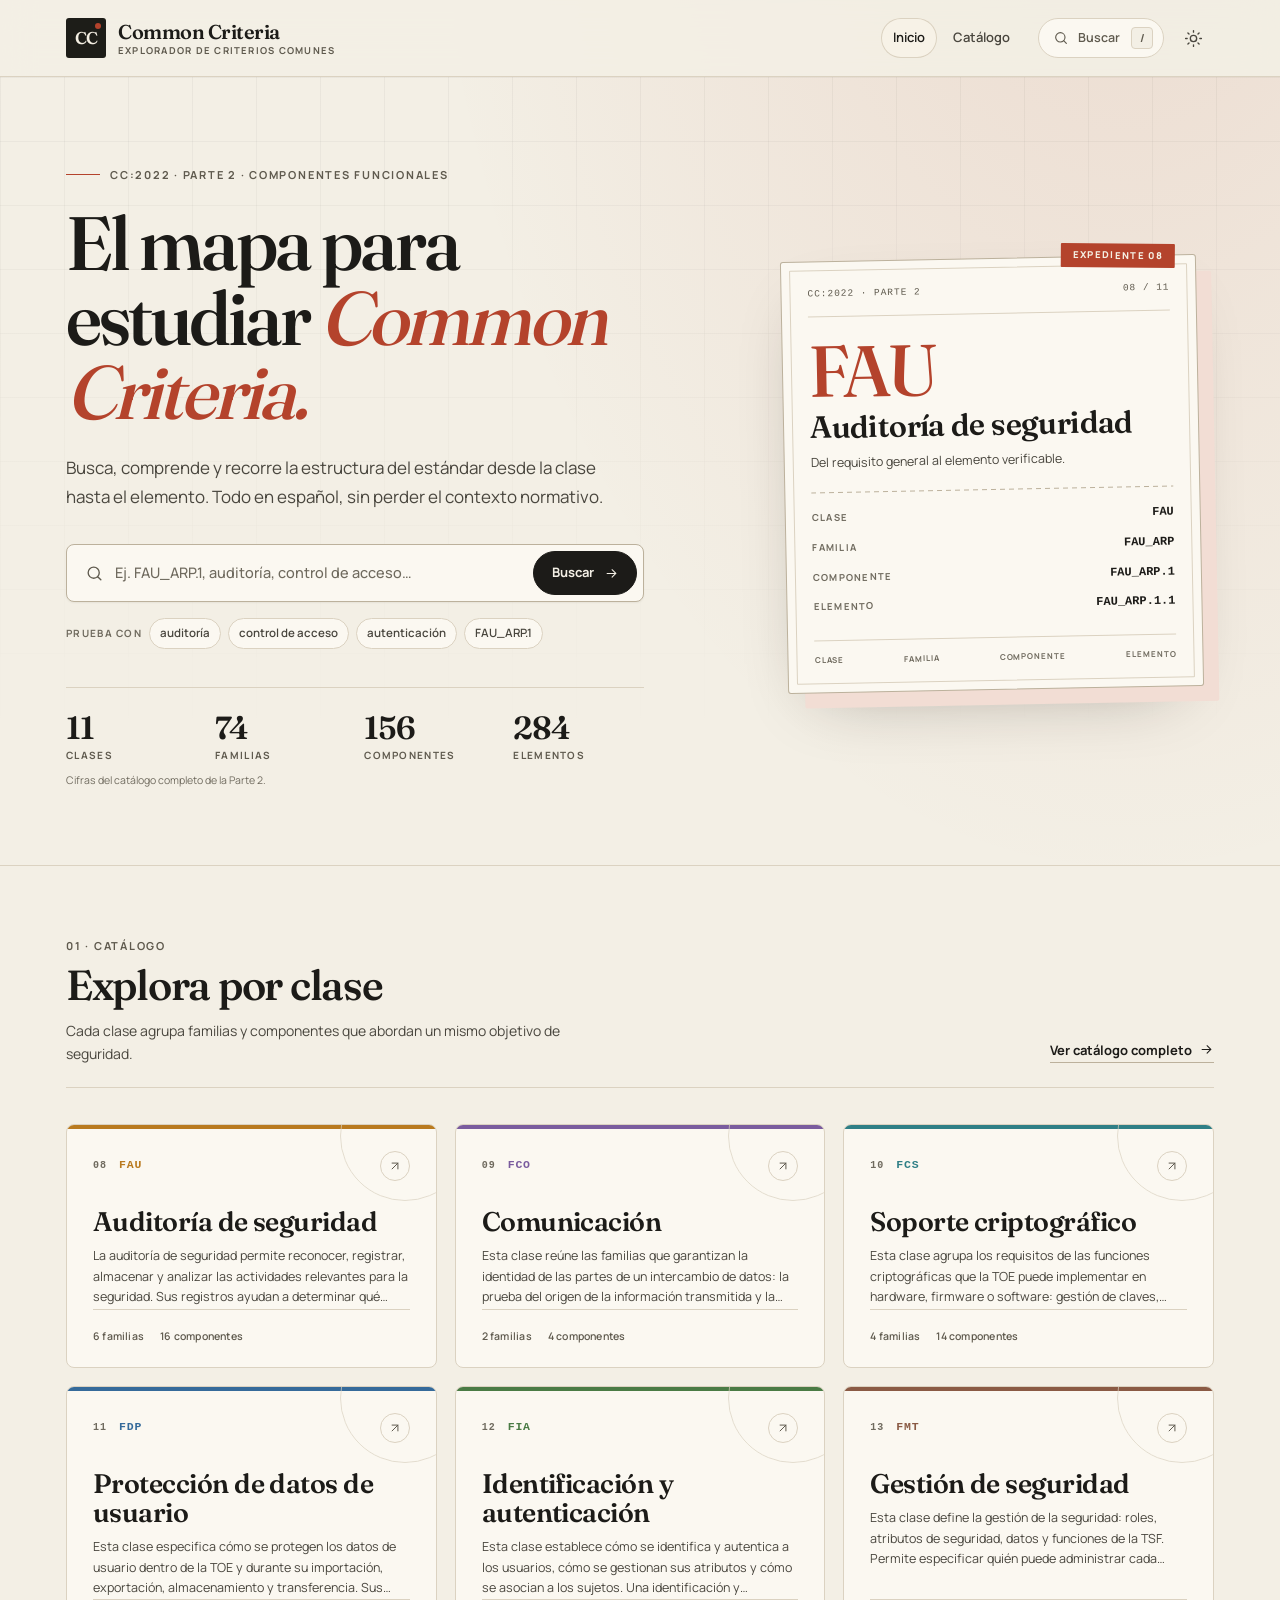
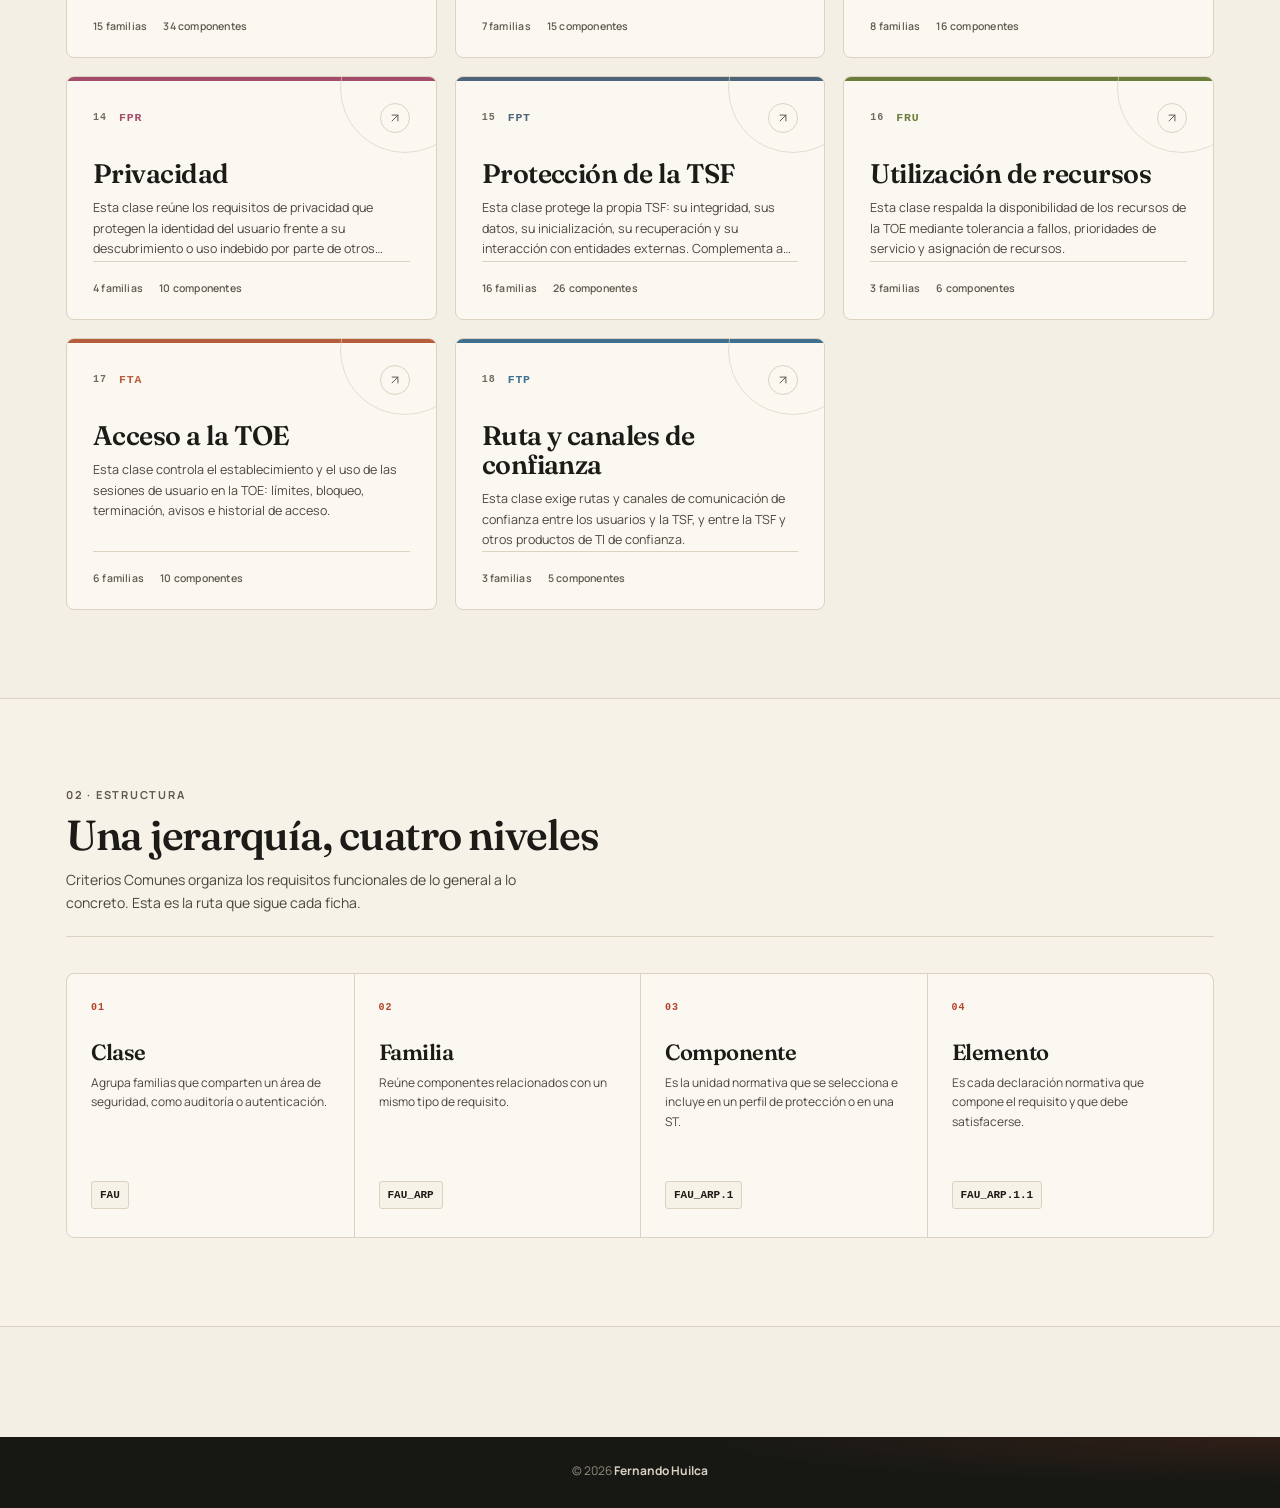
<file: index.html>
<!DOCTYPE html>
<html lang="es" data-theme="light">
<head>
  <meta charset="utf-8">
  <meta name="viewport" content="width=device-width, initial-scale=1">
  <title>Common Criteria — Explorador de criterios comunes</title>
  <meta name="description" content="Busca y consulta los componentes funcionales de Common Criteria (CC:2022, Parte 2) desde la clase hasta el elemento.">
  <meta name="author" content="Fernando Huilca">
  <meta name="theme-color" content="#f4f0e7">

  <meta property="og:type" content="website">
  <meta property="og:title" content="Common Criteria — Explorador de criterios comunes">
  <meta property="og:description" content="El mapa para estudiar Common Criteria: busca por clase, familia, componente o elemento.">
  <meta property="og:locale" content="es_EC">

  <link rel="icon" href="assets/img/favicon.svg" type="image/svg+xml">
  <link rel="preload" href="assets/fonts/fraunces-latin.woff2" as="font" type="font/woff2" crossorigin>
  <link rel="preload" href="assets/fonts/manrope-latin.woff2" as="font" type="font/woff2" crossorigin>

  <script>
    (function () {
      try {
        var guardado = localStorage.getItem('atlascc.theme');
        var prefiereOscuro = window.matchMedia('(prefers-color-scheme: dark)').matches;
        document.documentElement.dataset.theme = guardado || (prefiereOscuro ? 'dark' : 'light');
      } catch (error) {
        document.documentElement.dataset.theme = 'light';
      }
    })();
  </script>

  <link rel="stylesheet" href="assets/css/styles.css">
</head>
<body>
  <a class="skip-link" href="#contenido">Saltar al contenido principal</a>

  <svg class="svg-sprite" xmlns="http://www.w3.org/2000/svg" aria-hidden="true">
    <symbol id="icon-search" viewBox="0 0 24 24"><circle cx="11" cy="11" r="7"></circle><path d="m20 20-4-4"></path></symbol>
    <symbol id="icon-sun" viewBox="0 0 24 24"><circle cx="12" cy="12" r="4"></circle><path d="M12 2v2M12 20v2M4.93 4.93l1.42 1.42M17.66 17.66l1.41 1.41M2 12h2M20 12h2M4.93 19.07l1.42-1.42M17.66 6.34l1.41-1.41"></path></symbol>
    <symbol id="icon-moon" viewBox="0 0 24 24"><path d="M21 12.8A9 9 0 1 1 11.2 3a7 7 0 0 0 9.8 9.8Z"></path></symbol>
    <symbol id="icon-menu" viewBox="0 0 24 24"><path d="M4 7h16M4 12h16M4 17h16"></path></symbol>
    <symbol id="icon-close" viewBox="0 0 24 24"><path d="m6 6 12 12M18 6 6 18"></path></symbol>
    <symbol id="icon-arrow-right" viewBox="0 0 24 24"><path d="M5 12h14M13 6l6 6-6 6"></path></symbol>
    <symbol id="icon-arrow-left" viewBox="0 0 24 24"><path d="M19 12H5M11 18l-6-6 6-6"></path></symbol>
    <symbol id="icon-arrow-up-right" viewBox="0 0 24 24"><path d="M7 17 17 7M7 7h10v10"></path></symbol>
    <symbol id="icon-chevron-down" viewBox="0 0 24 24"><path d="m6 9 6 6 6-6"></path></symbol>
    <symbol id="icon-chevron-right" viewBox="0 0 24 24"><path d="m9 18 6-6-6-6"></path></symbol>
    <symbol id="icon-book" viewBox="0 0 24 24"><path d="M2 4h6a4 4 0 0 1 4 4v12a3 3 0 0 0-3-3H2zM22 4h-6a4 4 0 0 0-4 4v12a3 3 0 0 1 3-3h7z"></path></symbol>
    <symbol id="icon-layers" viewBox="0 0 24 24"><path d="m12 2 10 5-10 5L2 7l10-5Z"></path><path d="m2 12 10 5 10-5M2 17l10 5 10-5"></path></symbol>
    <symbol id="icon-grid" viewBox="0 0 24 24"><rect x="3" y="3" width="7" height="7" rx="1"></rect><rect x="14" y="3" width="7" height="7" rx="1"></rect><rect x="3" y="14" width="7" height="7" rx="1"></rect><rect x="14" y="14" width="7" height="7" rx="1"></rect></symbol>
    <symbol id="icon-file" viewBox="0 0 24 24"><path d="M14 2H6a2 2 0 0 0-2 2v16a2 2 0 0 0 2 2h12a2 2 0 0 0 2-2V8z"></path><path d="M14 2v6h6M8 13h8M8 17h6"></path></symbol>
    <symbol id="icon-bookmark" viewBox="0 0 24 24"><path d="M19 21l-7-5-7 5V5a2 2 0 0 1 2-2h10a2 2 0 0 1 2 2z"></path></symbol>
    <symbol id="icon-bookmark-filled" viewBox="0 0 24 24"><path d="M19 21l-7-5-7 5V5a2 2 0 0 1 2-2h10a2 2 0 0 1 2 2z" fill="currentColor"></path></symbol>
    <symbol id="icon-check" viewBox="0 0 24 24"><path d="m20 6-11 11-5-5"></path></symbol>
    <symbol id="icon-check-circle" viewBox="0 0 24 24"><circle cx="12" cy="12" r="9"></circle><path d="m8 12 3 3 5-6"></path></symbol>
    <symbol id="icon-copy" viewBox="0 0 24 24"><rect x="9" y="9" width="13" height="13" rx="2"></rect><path d="M5 15H4a2 2 0 0 1-2-2V4a2 2 0 0 1 2-2h9a2 2 0 0 1 2 2v1"></path></symbol>
    <symbol id="icon-printer" viewBox="0 0 24 24"><path d="M6 9V2h12v7M6 18H4a2 2 0 0 1-2-2v-5a2 2 0 0 1 2-2h16a2 2 0 0 1 2 2v5a2 2 0 0 1-2 2h-2"></path><rect x="6" y="14" width="12" height="8"></rect></symbol>
    <symbol id="icon-external" viewBox="0 0 24 24"><path d="M18 13v6a2 2 0 0 1-2 2H5a2 2 0 0 1-2-2V8a2 2 0 0 1 2-2h6"></path><path d="M15 3h6v6M10 14 21 3"></path></symbol>
    <symbol id="icon-filter" viewBox="0 0 24 24"><path d="M22 3H2l8 9.46V19l4 2v-8.54L22 3Z"></path></symbol>
    <symbol id="icon-hash" viewBox="0 0 24 24"><path d="M4 9h16M4 15h16M10 3 8 21M16 3l-2 18"></path></symbol>
    <symbol id="icon-info" viewBox="0 0 24 24"><circle cx="12" cy="12" r="9"></circle><path d="M12 11v5M12 8h.01"></path></symbol>
    <symbol id="icon-compass" viewBox="0 0 24 24"><circle cx="12" cy="12" r="9"></circle><path d="m16 8-2.5 5.5L8 16l2.5-5.5L16 8Z"></path></symbol>
    <symbol id="icon-cap" viewBox="0 0 24 24"><path d="M22 10 12 5 2 10l10 5 10-5Z"></path><path d="M6 12v5c3 3 9 3 12 0v-5"></path></symbol>
    <symbol id="icon-clock" viewBox="0 0 24 24"><circle cx="12" cy="12" r="9"></circle><path d="M12 7v5l3 2"></path></symbol>
    <symbol id="icon-alert" viewBox="0 0 24 24"><circle cx="12" cy="12" r="9"></circle><path d="M12 8v4M12 16h.01"></path></symbol>
    <symbol id="icon-trash" viewBox="0 0 24 24"><path d="M3 6h18M19 6l-1 15a2 2 0 0 1-2 2H8a2 2 0 0 1-2-2L5 6"></path><path d="M10 11v6M14 11v6M9 6V4a2 2 0 0 1 2-2h2a2 2 0 0 1 2 2v2"></path></symbol>
    <symbol id="icon-reset" viewBox="0 0 24 24"><path d="M1 4v6h6"></path><path d="M3.51 15a9 9 0 1 0 2.13-9.36L1 10"></path></symbol>
    <symbol id="icon-list" viewBox="0 0 24 24"><path d="M8 6h13M8 12h13M8 18h13M3 6h.01M3 12h.01M3 18h.01"></path></symbol>
    <symbol id="icon-note" viewBox="0 0 24 24"><path d="M12 20h9"></path><path d="M16.5 3.5a2.12 2.12 0 0 1 3 3L7 19l-4 1 1-4Z"></path></symbol>
  </svg>

  <header class="site-header">
    <div class="container header-inner">
      <a class="brand" href="#/" aria-label="Common Criteria, ir al inicio">
        <span class="brand-mark" aria-hidden="true">CC</span>
        <span class="brand-copy">
          <strong>Common Criteria</strong>
          <small>Explorador de criterios comunes</small>
        </span>
      </a>

      <div class="header-right">
        <nav class="main-nav" id="main-nav" aria-label="Navegación principal">
          <a href="#/" data-nav="home">Inicio</a>
          <a href="#/catalogo" data-nav="catalog">Catálogo</a>
        </nav>

        <div class="header-actions">
          <button class="search-trigger" id="search-trigger" type="button" aria-label="Abrir el buscador">
            <svg class="icon" aria-hidden="true"><use href="#icon-search"></use></svg>
            <span>Buscar</span>
            <kbd>/</kbd>
          </button>
          <button class="icon-button theme-toggle" id="theme-toggle" type="button" aria-label="Cambiar a modo oscuro" aria-pressed="false">
            <svg class="icon theme-icon-sun" aria-hidden="true"><use href="#icon-sun"></use></svg>
            <svg class="icon theme-icon-moon" aria-hidden="true"><use href="#icon-moon"></use></svg>
          </button>
          <button class="icon-button menu-toggle" id="menu-toggle" type="button" aria-label="Abrir el menú" aria-expanded="false" aria-controls="main-nav">
            <svg class="icon menu-icon-open" aria-hidden="true"><use href="#icon-menu"></use></svg>
            <svg class="icon menu-icon-close" aria-hidden="true"><use href="#icon-close"></use></svg>
          </button>
        </div>
      </div>
    </div>
  </header>

  <main id="contenido" tabindex="-1">
    <div id="app">
      <div class="boot" id="boot">
        <span class="boot-mark" aria-hidden="true">CC</span>
        <p>Cargando el catálogo…</p>
      </div>
    </div>
  </main>

  <footer class="site-footer">
    <div class="container footer-simple">
      <p>© <span id="footer-year">2026</span> <strong>Fernando Huilca</strong></p>
    </div>
  </footer>

  <div class="toast" id="toast" role="status" aria-live="polite" aria-atomic="true"></div>
  <div class="sr-only" id="route-announcer" aria-live="polite"></div>

  <script src="assets/js/core.js"></script>
  <script src="assets/js/search.js"></script>
  <script src="assets/js/views.js"></script>
  <script src="assets/js/app.js"></script>
</body>
</html>
</file>
<file: assets/css/styles.css>
/* ==========================================================================
   Common Criteria — hoja de estilos principal
   1. Fuentes y tokens
   2. Base y utilidades
   3. Controles
   4. Cabecera y pie
   5. Inicio
   ========================================================================== */

/* --------------------------------------------------------------------------
   1. Fuentes y tokens
   -------------------------------------------------------------------------- */

@font-face {
  font-family: 'Fraunces';
  src: url('../fonts/fraunces-latin.woff2') format('woff2');
  font-weight: 100 900;
  font-style: normal;
  font-display: swap;
}

@font-face {
  font-family: 'Manrope';
  src: url('../fonts/manrope-latin.woff2') format('woff2');
  font-weight: 100 900;
  font-style: normal;
  font-display: swap;
}

:root {
  color-scheme: light;

  --font-display: 'Fraunces', Georgia, 'Times New Roman', serif;
  --font-sans: 'Manrope', system-ui, -apple-system, 'Segoe UI', sans-serif;
  --font-mono: 'SFMono-Regular', Consolas, 'Liberation Mono', monospace;

  --bg: #f3efe5;
  --bg-deep: #e9e2d3;
  --surface: #fbf8f1;
  --surface-2: #f7f2e7;
  --surface-3: #efe8da;

  --ink: #1c1b18;
  --ink-2: #49463e;
  --ink-3: #5f5a4e;
  --ink-4: #6f6a5e;

  --line: #dbd2c1;
  --line-strong: #bcb19c;

  --accent: #b4432c;
  --accent-strong: #8d2f1d;
  --accent-soft: #f2ddd4;
  --accent-tint: rgba(180, 67, 44, 0.09);

  --gold: #a9761f;
  --gold-soft: #f4e6c8;
  --good: #3f6b4f;
  --good-soft: #e1ebdd;
  --warn: #7a5713;
  --warn-soft: #f3e7c9;

  --panel: #1b1c17;
  --panel-2: #262720;
  --panel-ink: #f3edde;
  --panel-muted: #b6ae9c;
  --panel-line: rgba(243, 237, 222, 0.16);

  --glow: rgba(180, 67, 44, 0.13);
  --grid-line: rgba(28, 27, 24, 0.055);
  --grid-line-strong: rgba(28, 27, 24, 0.1);

  --shadow-sm: 0 1px 2px rgba(31, 27, 20, 0.06);
  --shadow-md: 0 12px 30px -18px rgba(31, 27, 20, 0.34);
  --shadow-lg: 0 28px 70px -34px rgba(31, 27, 20, 0.42);

  --radius-sm: 4px;
  --radius: 8px;
  --radius-lg: 14px;
  --radius-pill: 999px;

  --container: 1220px;
  --header-height: 76px;
  --ease: cubic-bezier(0.22, 0.7, 0.2, 1);
}

html[data-theme='dark'] {
  color-scheme: dark;

  --bg: #0f110e;
  --bg-deep: #0a0c09;
  --surface: #171a15;
  --surface-2: #1c1f19;
  --surface-3: #23271f;

  --ink: #f0eadc;
  --ink-2: #c9c2b2;
  --ink-3: #9d9687;
  --ink-4: #948d7d;

  --line: #2c3027;
  --line-strong: #454b3c;

  --accent: #e17b5f;
  --accent-strong: #f2a189;
  --accent-soft: #35221c;
  --accent-tint: rgba(225, 123, 95, 0.11);

  --gold: #d5a44f;
  --gold-soft: #2d2617;
  --good: #93c09d;
  --good-soft: #1c2a20;
  --warn: #ddb970;
  --warn-soft: #2d2617;

  --panel: #f0eadc;
  --panel-2: #e3dcca;
  --panel-ink: #191a16;
  --panel-muted: #5c574c;
  --panel-line: rgba(25, 26, 22, 0.18);

  --glow: rgba(225, 123, 95, 0.1);
  --grid-line: rgba(240, 234, 220, 0.045);
  --grid-line-strong: rgba(240, 234, 220, 0.08);

  --shadow-sm: 0 1px 2px rgba(0, 0, 0, 0.35);
  --shadow-md: 0 12px 30px -18px rgba(0, 0, 0, 0.7);
  --shadow-lg: 0 28px 70px -34px rgba(0, 0, 0, 0.8);
}

/* --------------------------------------------------------------------------
   2. Base y utilidades
   -------------------------------------------------------------------------- */

*,
*::before,
*::after {
  box-sizing: border-box;
}

* {
  margin: 0;
}

html {
  -webkit-text-size-adjust: 100%;
  scroll-behavior: smooth;
  scroll-padding-top: calc(var(--header-height) + 24px);
}

body {
  min-height: 100vh;
  font-family: var(--font-sans);
  font-size: 16px;
  line-height: 1.65;
  color: var(--ink);
  background-color: var(--bg);
  background-image: radial-gradient(ellipse 80% 55% at 88% -10%, var(--glow), transparent 70%);
  background-repeat: no-repeat;
  -webkit-font-smoothing: antialiased;
  text-rendering: optimizeLegibility;
}

body.menu-open {
  overflow: hidden;
}

main {
  min-height: 58vh;
}

img,
svg,
video {
  display: block;
  max-width: 100%;
}

input,
button,
textarea,
select {
  font: inherit;
  color: inherit;
}

button {
  cursor: pointer;
}

a {
  color: inherit;
  text-decoration: none;
}

p,
h1,
h2,
h3,
h4,
ul,
ol,
dl,
blockquote,
figure {
  overflow-wrap: break-word;
}

h1,
h2,
h3,
h4 {
  font-family: var(--font-display);
  font-weight: 600;
  line-height: 1.08;
  letter-spacing: -0.02em;
}

ul,
ol {
  padding: 0;
}

[hidden] {
  display: none !important;
}

::selection {
  color: var(--panel-ink);
  background: var(--accent);
}

:focus-visible {
  outline: 2px solid var(--accent);
  outline-offset: 3px;
}

.container {
  width: 100%;
  max-width: var(--container);
  margin-inline: auto;
  padding-inline: clamp(18px, 4vw, 36px);
}

.sr-only {
  position: absolute !important;
  width: 1px;
  height: 1px;
  padding: 0;
  margin: -1px;
  overflow: hidden;
  clip: rect(0, 0, 0, 0);
  white-space: nowrap;
  border: 0;
}

.skip-link {
  position: fixed;
  top: 10px;
  left: 10px;
  z-index: 200;
  padding: 10px 16px;
  font-size: 13px;
  font-weight: 700;
  color: var(--panel-ink);
  background: var(--panel);
  border-radius: var(--radius-sm);
  transform: translateY(-160%);
  transition: transform 0.2s var(--ease);
}

.skip-link:focus {
  transform: translateY(0);
}

.svg-sprite {
  position: absolute;
  width: 0;
  height: 0;
  overflow: hidden;
}

.icon {
  width: 1.15em;
  height: 1.15em;
  flex: none;
  fill: none;
  stroke: currentColor;
  stroke-width: 1.7;
  stroke-linecap: round;
  stroke-linejoin: round;
}

.icon-small {
  width: 0.9em;
  height: 0.9em;
}

.eyebrow {
  display: flex;
  align-items: center;
  gap: 10px;
  font-family: var(--font-sans);
  font-size: 11px;
  font-weight: 700;
  line-height: 1.4;
  letter-spacing: 0.16em;
  text-transform: uppercase;
  color: var(--ink-3);
}

.eyebrow-rule {
  width: 34px;
  height: 1px;
  background: var(--accent);
  flex: none;
}

.eyebrow .class-dot {
  margin-right: 2px;
}

mark {
  padding: 0.05em 0.14em;
  color: inherit;
  background: var(--gold-soft);
  border-radius: 2px;
}

abbr[title] {
  text-decoration: underline dotted;
  text-underline-offset: 3px;
  cursor: help;
}

code {
  font-family: var(--font-mono);
  font-size: 0.88em;
}

/* --------------------------------------------------------------------------
   3. Controles
   -------------------------------------------------------------------------- */

.button {
  --button-bg: transparent;
  --button-ink: var(--ink);
  --button-line: var(--line-strong);
  display: inline-flex;
  align-items: center;
  justify-content: center;
  gap: 9px;
  min-height: 44px;
  padding: 10px 20px;
  font-family: var(--font-sans);
  font-size: 13px;
  font-weight: 700;
  line-height: 1.2;
  letter-spacing: 0.01em;
  text-align: center;
  color: var(--button-ink);
  background: var(--button-bg);
  border: 1px solid var(--button-line);
  border-radius: var(--radius-pill);
  transition: transform 0.18s var(--ease), background-color 0.18s var(--ease),
    border-color 0.18s var(--ease), color 0.18s var(--ease), box-shadow 0.18s var(--ease);
}

.button .icon {
  transition: transform 0.18s var(--ease);
}

.button:hover {
  transform: translateY(-1px);
}

.button:hover .icon:last-child {
  transform: translateX(2px);
}

.button:active {
  transform: translateY(0);
}

.button-primary {
  --button-bg: var(--ink);
  --button-ink: var(--bg);
  --button-line: var(--ink);
}

.button-primary:hover {
  --button-bg: var(--accent);
  --button-line: var(--accent);
  --button-ink: #fff8ef;
  box-shadow: var(--shadow-md);
}

.button-ghost {
  --button-bg: var(--surface);
  --button-ink: var(--ink);
  --button-line: var(--line-strong);
}

.button-ghost:hover {
  --button-line: var(--ink);
  --button-bg: var(--surface-2);
}

.button-ghost.is-active {
  --button-bg: var(--accent-soft);
  --button-line: color-mix(in srgb, var(--accent) 40%, var(--line));
  --button-ink: var(--accent-strong);
}

.text-link {
  display: inline-flex;
  align-items: center;
  gap: 7px;
  font-size: 13px;
  font-weight: 700;
  line-height: 1.4;
  color: var(--ink);
  border-bottom: 1px solid var(--line-strong);
  padding-bottom: 3px;
  transition: color 0.18s var(--ease), border-color 0.18s var(--ease);
}

.text-link .icon {
  transition: transform 0.18s var(--ease);
}

.text-link:hover {
  color: var(--accent);
  border-color: var(--accent);
}

.text-link:hover .icon:last-child {
  transform: translateX(3px);
}

.text-button {
  display: inline-flex;
  align-items: center;
  gap: 7px;
  padding: 6px 0;
  font-size: 12px;
  font-weight: 700;
  color: var(--ink-2);
  background: none;
  border: 0;
  border-bottom: 1px solid transparent;
  transition: color 0.18s var(--ease), border-color 0.18s var(--ease);
}

.text-button:hover {
  color: var(--accent);
  border-color: var(--accent);
}

.text-button.danger {
  color: var(--accent);
}

.text-button.danger:hover {
  color: var(--accent-strong);
}

.icon-button {
  display: inline-grid;
  place-items: center;
  width: 42px;
  height: 42px;
  padding: 0;
  color: var(--ink-2);
  background: transparent;
  border: 1px solid transparent;
  border-radius: var(--radius-pill);
  transition: color 0.18s var(--ease), background-color 0.18s var(--ease),
    border-color 0.18s var(--ease);
}

.icon-button:hover {
  color: var(--ink);
  background: var(--surface-2);
  border-color: var(--line);
}

.icon-button .icon {
  width: 19px;
  height: 19px;
}

/* Selects */

.select-wrap {
  position: relative;
  display: flex;
  align-items: center;
}

.select-wrap select {
  width: 100%;
  min-height: 44px;
  padding: 10px 40px 10px 13px;
  font-size: 13px;
  font-weight: 600;
  color: var(--ink);
  background: var(--surface);
  border: 1px solid var(--line);
  border-radius: var(--radius-sm);
  appearance: none;
  cursor: pointer;
}

.select-wrap > .icon {
  position: absolute;
  right: 13px;
  width: 16px;
  height: 16px;
  color: var(--ink-3);
  pointer-events: none;
}

/* --------------------------------------------------------------------------
   4. Cabecera y pie
   -------------------------------------------------------------------------- */

.site-header {
  position: sticky;
  top: 0;
  z-index: 50;
  background: var(--bg);
  background: color-mix(in srgb, var(--bg) 88%, transparent);
  border-bottom: 1px solid var(--line);
  backdrop-filter: blur(16px) saturate(1.1);
  -webkit-backdrop-filter: blur(16px) saturate(1.1);
}

.header-inner {
  display: grid;
  grid-template-columns: auto minmax(0, 1fr);
  align-items: center;
  gap: 28px;
  min-height: var(--header-height);
}

.header-right {
  display: flex;
  align-items: center;
  justify-content: flex-end;
  gap: 16px;
  min-width: 0;
}

.brand {
  display: inline-flex;
  align-items: center;
  gap: 12px;
  flex: none;
}

.brand-mark {
  position: relative;
  display: grid;
  place-items: center;
  width: 40px;
  height: 40px;
  font-family: var(--font-display);
  font-size: 17px;
  font-weight: 600;
  letter-spacing: -0.04em;
  color: #f4efe3;
  background: #1d1d18;
  border-radius: 3px;
}

.brand-mark::after {
  content: '';
  position: absolute;
  top: 5px;
  right: 5px;
  width: 6px;
  height: 6px;
  background: #b4432c;
  border-radius: 50%;
}

.brand-copy {
  display: flex;
  flex-direction: column;
  line-height: 1.15;
}

.brand-copy strong {
  font-family: var(--font-display);
  font-size: 20px;
  font-weight: 600;
  letter-spacing: -0.025em;
}

.brand-copy small {
  margin-top: 3px;
  font-size: 9.5px;
  font-weight: 700;
  letter-spacing: 0.13em;
  text-transform: uppercase;
  color: var(--ink-3);
}

.brand-inverse .brand-mark {
  color: #1d1d18;
  background: #f4efe3;
}

.brand-inverse .brand-copy strong {
  color: #f4efe3;
}

.brand-inverse .brand-copy small {
  color: #9e9788;
}

.main-nav {
  display: flex;
  align-items: center;
  justify-content: flex-end;
  gap: 4px;
}

.main-nav a {
  display: inline-flex;
  align-items: center;
  gap: 7px;
  padding: 9px 12px;
  font-size: 13px;
  font-weight: 600;
  color: var(--ink-2);
  border-radius: var(--radius-pill);
  transition: color 0.18s var(--ease), background-color 0.18s var(--ease);
}

.main-nav a:hover {
  color: var(--ink);
  background: var(--surface-2);
}

.main-nav a.is-active {
  color: var(--ink);
  background: var(--surface-2);
  box-shadow: inset 0 0 0 1px var(--line);
}

.nav-count {
  display: inline-grid;
  place-items: center;
  min-width: 18px;
  height: 18px;
  padding: 0 5px;
  font-size: 10px;
  font-weight: 800;
  line-height: 1;
  color: var(--bg);
  background: var(--accent);
  border-radius: var(--radius-pill);
}

.header-actions {
  display: flex;
  align-items: center;
  gap: 4px;
}

.search-trigger {
  display: inline-flex;
  align-items: center;
  gap: 9px;
  min-height: 40px;
  padding: 8px 10px 8px 14px;
  font-size: 12.5px;
  font-weight: 600;
  color: var(--ink-3);
  background: var(--surface);
  border: 1px solid var(--line);
  border-radius: var(--radius-pill);
  transition: color 0.18s var(--ease), border-color 0.18s var(--ease),
    background-color 0.18s var(--ease);
}

.search-trigger:hover {
  color: var(--ink);
  background: var(--surface-2);
  border-color: var(--line-strong);
}

.search-trigger .icon {
  width: 16px;
  height: 16px;
}

.search-trigger kbd {
  display: inline-grid;
  place-items: center;
  min-width: 22px;
  height: 22px;
  margin-left: 2px;
  font-family: var(--font-sans);
  font-size: 11px;
  font-weight: 700;
  color: var(--ink-3);
  background: var(--bg);
  border: 1px solid var(--line);
  border-radius: 4px;
}

.theme-toggle {
  position: relative;
  margin-left: 4px;
}

.theme-icon-moon {
  display: none;
}

html[data-theme='dark'] .theme-icon-sun {
  display: none;
}

html[data-theme='dark'] .theme-icon-moon {
  display: block;
}

.menu-toggle {
  display: none;
}

.menu-icon-close {
  display: none;
}

body.menu-open .menu-icon-open {
  display: none;
}

body.menu-open .menu-icon-close {
  display: block;
}

.site-footer {
  margin-top: clamp(64px, 9vw, 110px);
  color: var(--panel-ink);
  background: #171814;
  background-image: radial-gradient(ellipse 70% 100% at 100% 0%, rgba(180, 67, 44, 0.16), transparent 65%);
}

html[data-theme='dark'] .site-footer {
  background: #080a07;
  background-image: radial-gradient(ellipse 70% 100% at 100% 0%, rgba(225, 123, 95, 0.13), transparent 65%);
  border-top: 1px solid #23261f;
}

.footer-main {
  display: grid;
  grid-template-columns: minmax(0, 1.7fr) repeat(3, minmax(0, 1fr));
  gap: clamp(28px, 4vw, 56px);
  padding-block: clamp(48px, 6vw, 72px) 44px;
}

.footer-brand > p {
  max-width: 34ch;
  margin-top: 18px;
  font-size: 13px;
  line-height: 1.7;
  color: #a8a191;
}

.footer-col {
  display: flex;
  flex-direction: column;
  align-items: flex-start;
  gap: 9px;
}

.footer-col h2 {
  margin-bottom: 6px;
  font-family: var(--font-sans);
  font-size: 10px;
  font-weight: 700;
  letter-spacing: 0.17em;
  text-transform: uppercase;
  color: #8d8677;
}

.footer-col a {
  display: inline-flex;
  align-items: center;
  gap: 5px;
  font-size: 13px;
  line-height: 1.5;
  color: #cfc8b8;
  transition: color 0.18s var(--ease);
}

.footer-col a:hover {
  color: #f4efe3;
}

.footer-static {
  font-size: 12.5px;
  color: #8d8677;
}

.footer-bottom {
  display: flex;
  flex-wrap: wrap;
  align-items: center;
  justify-content: space-between;
  gap: 10px 28px;
  padding-block: 20px 28px;
  border-top: 1px solid rgba(243, 237, 222, 0.13);
}

.footer-bottom p {
  font-size: 11.5px;
  line-height: 1.6;
  color: #918a7b;
}

.footer-bottom strong {
  color: #d9d2c2;
  font-weight: 700;
}

.footer-disclaimer {
  max-width: 72ch;
}

/* Aviso flotante */

.toast {
  position: fixed;
  left: 50%;
  bottom: 26px;
  z-index: 120;
  max-width: min(92vw, 460px);
  padding: 12px 20px;
  font-size: 13px;
  font-weight: 600;
  text-align: center;
  color: var(--panel-ink);
  background: var(--panel);
  border-radius: var(--radius-pill);
  box-shadow: var(--shadow-lg);
  opacity: 0;
  pointer-events: none;
  transform: translate(-50%, 16px);
  transition: opacity 0.22s var(--ease), transform 0.22s var(--ease);
}

.toast.is-visible {
  opacity: 1;
  transform: translate(-50%, 0);
}

/* Pantalla de carga */

.boot {
  display: grid;
  place-items: center;
  gap: 18px;
  min-height: 62vh;
  padding: 60px 24px;
  text-align: center;
  color: var(--ink-3);
}

.boot-mark {
  display: grid;
  place-items: center;
  width: 58px;
  height: 58px;
  font-family: var(--font-display);
  font-size: 21px;
  font-weight: 600;
  color: #f4efe3;
  background: #1d1d18;
  border-radius: 4px;
  animation: boot-pulse 1.4s ease-in-out infinite;
}

.boot p {
  font-size: 13px;
  font-weight: 600;
  letter-spacing: 0.04em;
}

@keyframes boot-pulse {
  0%,
  100% {
    opacity: 1;
    transform: scale(1);
  }
  50% {
    opacity: 0.55;
    transform: scale(0.94);
  }
}

/* --------------------------------------------------------------------------
   5. Inicio
   -------------------------------------------------------------------------- */

.hero {
  position: relative;
  overflow: hidden;
  padding-block: clamp(46px, 7vw, 92px) clamp(44px, 6vw, 76px);
  border-bottom: 1px solid var(--line);
}

.hero::before {
  content: '';
  position: absolute;
  inset: 0;
  z-index: -1;
  background-image: linear-gradient(var(--grid-line) 1px, transparent 1px),
    linear-gradient(90deg, var(--grid-line) 1px, transparent 1px);
  background-size: 64px 64px;
  -webkit-mask-image: linear-gradient(to bottom, rgba(0, 0, 0, 0.8), transparent 85%);
  mask-image: linear-gradient(to bottom, rgba(0, 0, 0, 0.8), transparent 85%);
}

.hero-grid {
  display: grid;
  grid-template-columns: minmax(0, 1.08fr) minmax(300px, 0.92fr);
  align-items: center;
  gap: clamp(36px, 6vw, 84px);
}

.hero-copy .eyebrow {
  margin-bottom: 24px;
}

.hero h1 {
  max-width: 13ch;
  font-size: clamp(43px, 5.9vw, 78px);
  font-weight: 560;
  line-height: 0.99;
  letter-spacing: -0.04em;
}

.hero h1 em {
  position: relative;
  font-style: italic;
  font-weight: 500;
  color: var(--accent);
}

.hero-lede {
  max-width: 54ch;
  margin-top: 24px;
  font-size: clamp(15px, 1.5vw, 17px);
  line-height: 1.7;
  color: var(--ink-2);
}

.hero-search {
  margin-top: 32px;
}

.search-field {
  display: flex;
  align-items: center;
  gap: 11px;
  min-height: 58px;
  padding: 6px 6px 6px 18px;
  background: var(--surface);
  border: 1px solid var(--line-strong);
  border-radius: var(--radius);
  box-shadow: var(--shadow-sm);
  transition: border-color 0.18s var(--ease), box-shadow 0.18s var(--ease);
}

.search-field:focus-within {
  border-color: var(--accent);
  box-shadow: 0 0 0 3px var(--accent-tint), var(--shadow-md);
}

.search-field > .icon {
  width: 19px;
  height: 19px;
  color: var(--ink-3);
}

.search-field input {
  flex: 1;
  width: 100%;
  min-width: 0;
  padding: 8px 0;
  font-size: 14.5px;
  font-weight: 500;
  color: var(--ink);
  background: transparent;
  border: 0;
  outline: 0;
}

.search-field input::placeholder {
  color: var(--ink-4);
  opacity: 1;
}

.search-field .button {
  flex: none;
  min-height: 44px;
  padding-inline: 18px;
}

.hero-search .search-field {
  max-width: 640px;
}

.quick-searches {
  display: flex;
  flex-wrap: wrap;
  align-items: center;
  gap: 7px;
  margin-top: 16px;
}

.quick-label {
  font-size: 10px;
  font-weight: 700;
  letter-spacing: 0.13em;
  text-transform: uppercase;
  color: var(--ink-4);
}

.quick-searches a,
.suggestion-chip {
  display: inline-flex;
  align-items: center;
  padding: 5px 10px;
  font-size: 11.5px;
  font-weight: 600;
  color: var(--ink-2);
  background: var(--surface);
  border: 1px solid var(--line);
  border-radius: var(--radius-pill);
  transition: color 0.18s var(--ease), border-color 0.18s var(--ease),
    background-color 0.18s var(--ease);
}

.quick-searches a:hover,
.suggestion-chip:hover {
  color: var(--accent-strong);
  background: var(--accent-soft);
  border-color: color-mix(in srgb, var(--accent) 30%, var(--line));
}

.hero-stats {
  display: grid;
  grid-template-columns: repeat(4, minmax(0, 1fr));
  gap: 18px;
  max-width: 620px;
  margin-top: 38px;
  padding-top: 22px;
  border-top: 1px solid var(--line);
}

.hero-stats > div {
  display: flex;
  flex-direction: column-reverse;
  gap: 2px;
}

.hero-stats dt {
  font-size: 10px;
  font-weight: 700;
  letter-spacing: 0.13em;
  text-transform: uppercase;
  color: var(--ink-3);
}

.hero-stats dd {
  font-family: var(--font-display);
  font-size: clamp(25px, 2.5vw, 33px);
  font-weight: 600;
  line-height: 1.1;
  letter-spacing: -0.03em;
}

.hero-stats-note {
  margin-top: 8px;
  font-size: 10.5px;
  color: var(--ink-4);
}

/* Tarjeta editorial del hero */

.hero-card-wrap {
  width: 100%;
  max-width: 430px;
  margin-left: auto;
  padding: 12px 14px 20px 0;
}

.hero-card {
  position: relative;
  padding: 24px 26px 26px;
  background: var(--surface);
  border: 1px solid var(--line-strong);
  border-radius: 3px;
  box-shadow: 16px 16px 0 -1px var(--accent-soft), var(--shadow-lg);
  transform: rotate(-1.1deg);
}

.hero-card::before {
  content: '';
  position: absolute;
  inset: 8px;
  border: 1px solid var(--line);
  border-radius: 1px;
  pointer-events: none;
}

.hero-card-tab {
  position: absolute;
  top: -13px;
  right: 20px;
  padding: 4px 12px;
  font-size: 9.5px;
  font-weight: 800;
  letter-spacing: 0.14em;
  text-transform: uppercase;
  color: #f4efe3;
  background: var(--accent);
  border-radius: 1px;
  transform: rotate(1.6deg);
}

.hero-card-head {
  display: flex;
  align-items: center;
  justify-content: space-between;
  gap: 16px;
  padding-bottom: 14px;
  font-family: var(--font-mono);
  font-size: 9.5px;
  font-weight: 500;
  letter-spacing: 0.1em;
  color: var(--ink-3);
  border-bottom: 1px solid var(--line);
}

.hero-card-code {
  margin-top: 22px;
  font-family: var(--font-display);
  font-size: clamp(52px, 6vw, 72px);
  font-weight: 500;
  line-height: 0.9;
  letter-spacing: -0.06em;
  color: var(--accent);
}

.hero-card h2 {
  margin-top: 8px;
  font-size: clamp(24px, 2.4vw, 31px);
  font-weight: 600;
}

.hero-card-lede {
  margin-top: 8px;
  font-size: 12.5px;
  line-height: 1.55;
  color: var(--ink-2);
}

.hero-card-rule {
  height: 1px;
  margin-block: 20px 16px;
  background: repeating-linear-gradient(90deg, var(--line-strong) 0 5px, transparent 5px 9px);
}

.hero-card-path {
  display: grid;
  gap: 10px;
}

.hero-card-path > div {
  display: flex;
  align-items: baseline;
  justify-content: space-between;
  gap: 16px;
}

.hero-card-path dt {
  font-size: 9.5px;
  font-weight: 700;
  letter-spacing: 0.13em;
  text-transform: uppercase;
  color: var(--ink-4);
}

.hero-card-path dd {
  font-family: var(--font-mono);
  font-size: 12px;
  font-weight: 600;
  color: var(--ink);
}

.hero-card-foot {
  display: flex;
  justify-content: space-between;
  gap: 8px;
  margin-top: 22px;
  padding-top: 12px;
  font-size: 8px;
  font-weight: 700;
  letter-spacing: 0.12em;
  text-transform: uppercase;
  color: var(--ink-4);
  border-top: 1px solid var(--line);
}

/* Aviso de versión de muestra */

.demo-banner {
  display: flex;
  align-items: flex-start;
  gap: 14px;
  margin-top: 24px;
  padding: 16px 20px;
  font-size: 12.5px;
  line-height: 1.6;
  color: var(--ink-2);
  background: var(--gold-soft);
  border: 1px solid color-mix(in srgb, var(--gold) 26%, var(--line));
  border-left: 3px solid var(--gold);
  border-radius: var(--radius-sm);
}

.demo-banner > .icon {
  width: 18px;
  height: 18px;
  margin-top: 2px;
  color: var(--gold);
}

.demo-banner > div {
  flex: 1;
}

.demo-banner strong {
  color: var(--ink);
}

.demo-banner p {
  margin-top: 2px;
}

.demo-banner .text-link {
  flex: none;
  margin-top: 2px;
  white-space: nowrap;
}

/* Secciones y tarjetas de clase */

.section {
  padding-block: clamp(56px, 7vw, 88px);
}

.section-first {
  padding-top: clamp(48px, 6vw, 72px);
}

.section-last {
  padding-bottom: 0;
}

.section-alt {
  background: var(--surface-2);
  border-block: 1px solid var(--line);
}

.section-head {
  display: flex;
  align-items: flex-end;
  justify-content: space-between;
  gap: 28px;
  margin-bottom: 36px;
  padding-bottom: 22px;
  border-bottom: 1px solid var(--line);
}

.section-head .eyebrow {
  margin-bottom: 10px;
}

.section-head h2 {
  font-size: clamp(29px, 3.4vw, 42px);
  font-weight: 560;
  letter-spacing: -0.03em;
}

.section-lede {
  max-width: 56ch;
  margin-top: 10px;
  font-size: 14px;
  line-height: 1.65;
  color: var(--ink-2);
}

.section-action {
  flex: none;
  padding-bottom: 2px;
}

.section-head.compact {
  margin-bottom: 22px;
  padding-bottom: 16px;
}

.section-head.compact h2 {
  font-size: clamp(24px, 2.6vw, 32px);
}

.class-grid {
  display: grid;
  grid-template-columns: repeat(3, minmax(0, 1fr));
  gap: 18px;
}

.class-grid-wide {
  grid-template-columns: repeat(2, minmax(0, 1fr));
}

.class-card {
  --class-color: var(--accent);
  position: relative;
  display: flex;
  flex-direction: column;
  min-height: 244px;
  padding: 26px 26px 22px;
  overflow: hidden;
  background: var(--surface);
  border: 1px solid var(--line);
  border-radius: var(--radius);
  transition: transform 0.22s var(--ease), box-shadow 0.22s var(--ease),
    border-color 0.22s var(--ease);
}

.class-card::before {
  content: '';
  position: absolute;
  inset: 0 0 auto;
  height: 4px;
  background: var(--class-color);
}

.class-card::after {
  content: '';
  position: absolute;
  top: -54px;
  right: -34px;
  width: 130px;
  height: 130px;
  border: 1px solid var(--line);
  border-radius: 50%;
  opacity: 0.7;
  transition: transform 0.4s var(--ease);
}

.class-card:hover {
  border-color: var(--line-strong);
  box-shadow: var(--shadow-md);
  transform: translateY(-4px);
}

.class-card:hover::after {
  transform: scale(1.12);
}

.class-card-top {
  display: grid;
  grid-template-columns: auto 1fr auto;
  align-items: center;
  gap: 12px;
}

.class-number {
  font-family: var(--font-mono);
  font-size: 10px;
  font-weight: 600;
  letter-spacing: 0.1em;
  color: var(--ink-4);
}

.class-code {
  font-family: var(--font-mono);
  font-size: 11.5px;
  font-weight: 700;
  letter-spacing: 0.07em;
  color: var(--class-color);
}

.class-arrow {
  display: grid;
  place-items: center;
  width: 30px;
  height: 30px;
  color: var(--ink-3);
  border: 1px solid var(--line);
  border-radius: 50%;
  transition: color 0.2s var(--ease), background-color 0.2s var(--ease),
    border-color 0.2s var(--ease), transform 0.2s var(--ease);
}

.class-arrow .icon {
  width: 14px;
  height: 14px;
}

.class-card:hover .class-arrow {
  color: #fff;
  background: var(--class-color);
  border-color: var(--class-color);
  transform: rotate(45deg);
}

.class-card h3 {
  margin-top: 26px;
  font-size: clamp(22px, 2.1vw, 27px);
  font-weight: 600;
}

.class-card > p {
  display: -webkit-box;
  margin-top: 10px;
  overflow: hidden;
  font-size: 12.5px;
  line-height: 1.65;
  color: var(--ink-2);
  -webkit-line-clamp: 3;
  -webkit-box-orient: vertical;
}

.class-card-meta {
  display: flex;
  flex-wrap: wrap;
  gap: 16px;
  margin-top: auto;
  padding-top: 18px;
  font-size: 10.5px;
  font-weight: 600;
  letter-spacing: 0.02em;
  color: var(--ink-3);
  border-top: 1px solid var(--line);
}

/* Jerarquía */

.hierarchy-grid {
  display: grid;
  grid-template-columns: repeat(4, minmax(0, 1fr));
  border: 1px solid var(--line);
  border-radius: var(--radius);
  background: var(--surface);
}

.hierarchy-card {
  position: relative;
  padding: 26px 24px 28px;
}

.hierarchy-card + .hierarchy-card {
  border-left: 1px solid var(--line);
}

.hierarchy-num {
  display: block;
  font-family: var(--font-mono);
  font-size: 10px;
  font-weight: 600;
  letter-spacing: 0.1em;
  color: var(--accent);
}

.hierarchy-card h3 {
  margin-top: 24px;
  font-size: 22px;
  font-weight: 600;
}

.hierarchy-card p {
  min-height: 92px;
  margin-top: 8px;
  font-size: 12px;
  line-height: 1.65;
  color: var(--ink-2);
}

.hierarchy-card code {
  display: inline-block;
  margin-top: 16px;
  padding: 4px 8px;
  font-size: 11px;
  font-weight: 600;
  color: var(--ink);
  background: var(--surface-2);
  border: 1px solid var(--line);
  border-radius: 3px;
}

.hierarchy-example {
  display: flex;
  flex-wrap: wrap;
  align-items: center;
  gap: 9px;
  margin-top: 20px;
  font-size: 11.5px;
  color: var(--ink-3);
}

.hierarchy-example .icon {
  width: 13px;
  height: 13px;
  color: var(--ink-4);
}

.hierarchy-example span {
  font-family: var(--font-mono);
  font-size: 10.5px;
  font-weight: 600;
  color: var(--ink);
}

/* Requisito destacado */

.featured-requirement {
  display: grid;
  grid-template-columns: minmax(0, 1.45fr) minmax(240px, 0.55fr);
  overflow: hidden;
  color: var(--panel-ink);
  background: var(--panel);
  border-radius: var(--radius-lg);
  box-shadow: var(--shadow-lg);
}

.featured-copy {
  padding: clamp(30px, 4.5vw, 54px);
}

.featured-copy .eyebrow {
  color: var(--panel-muted);
}

.featured-copy h2 {
  margin-top: 16px;
  font-size: clamp(26px, 3.2vw, 38px);
  font-weight: 560;
}

.featured-id {
  font-family: var(--font-mono);
  font-size: 0.62em;
  font-weight: 500;
  letter-spacing: -0.02em;
  color: #d97a5e;
}

html[data-theme='dark'] .featured-id {
  color: #8d2f1d;
}

.featured-copy .cc-operation {
  color: #efa08b;
  background: rgba(225, 123, 95, 0.14);
  border-bottom-color: #efa08b;
}

html[data-theme='dark'] .featured-copy .cc-operation {
  color: #8d2f1d;
  background: rgba(141, 47, 29, 0.09);
  border-bottom-color: #8d2f1d;
}

.featured-copy blockquote {
  position: relative;
  max-width: 62ch;
  margin-top: 20px;
  padding-left: 18px;
  font-size: 14px;
  line-height: 1.75;
  color: var(--panel-muted);
  border-left: 2px solid var(--accent);
}

.featured-actions {
  display: flex;
  flex-wrap: wrap;
  align-items: center;
  gap: 18px;
  margin-top: 28px;
}

.featured-copy .button-primary {
  --button-bg: var(--panel-ink);
  --button-ink: var(--panel);
  --button-line: var(--panel-ink);
}

.featured-copy .button-primary:hover {
  --button-bg: var(--accent);
  --button-ink: #fff8ef;
  --button-line: var(--accent);
}

.featured-meta {
  font-family: var(--font-mono);
  font-size: 10.5px;
  letter-spacing: 0.06em;
  color: var(--panel-muted);
}

.featured-aside {
  position: relative;
  display: flex;
  flex-direction: column;
  justify-content: flex-end;
  padding: 30px 28px;
  background: var(--panel-2);
  border-left: 1px solid var(--panel-line);
}

.featured-aside::before {
  content: '';
  position: absolute;
  inset: 0;
  background-image: linear-gradient(var(--panel-line) 1px, transparent 1px);
  background-size: 100% 34px;
  opacity: 0.45;
  pointer-events: none;
}

.featured-aside-num {
  position: absolute;
  top: 18px;
  right: 22px;
  font-family: var(--font-display);
  font-size: clamp(70px, 8vw, 112px);
  font-weight: 500;
  line-height: 1;
  letter-spacing: -0.06em;
  color: transparent;
  -webkit-text-stroke: 1px var(--panel-line);
  opacity: 0.95;
}

.featured-aside p {
  position: relative;
  max-width: 30ch;
  font-size: 11.5px;
  line-height: 1.7;
  color: var(--panel-muted);
}

/* Herramientas de estudio */

.feature-grid {
  display: grid;
  grid-template-columns: repeat(3, minmax(0, 1fr));
  gap: 18px;
}

.feature-card {
  padding: 26px 24px;
  background: var(--surface);
  border: 1px solid var(--line);
  border-radius: var(--radius);
}

.feature-card > .icon {
  width: 22px;
  height: 22px;
  color: var(--accent);
}

.feature-card h3 {
  margin-top: 22px;
  font-size: 20px;
  font-weight: 600;
}

.feature-card p {
  margin-top: 8px;
  font-size: 12.5px;
  line-height: 1.65;
  color: var(--ink-2);
}

/* --------------------------------------------------------------------------
   Marcas de clase
   -------------------------------------------------------------------------- */

.class-dot {
  display: inline-block;
  width: 8px;
  height: 8px;
  flex: none;
  background: var(--class-color, var(--accent));
  border-radius: 50%;
  box-shadow: 0 0 0 3px color-mix(in srgb, var(--class-color, var(--accent)) 16%, transparent);
}

/* ==========================================================================
   6. Cabeceras de página, migas y catálogo
   ========================================================================== */

.page-head {
  position: relative;
  padding-block: clamp(36px, 5vw, 60px) clamp(28px, 4vw, 44px);
  border-bottom: 1px solid var(--line);
}

.page-head-compact {
  padding-bottom: 26px;
}

.page-head .eyebrow {
  margin-bottom: 14px;
}

.page-head h1 {
  max-width: 20ch;
  font-size: clamp(36px, 4.8vw, 58px);
  font-weight: 560;
  letter-spacing: -0.035em;
}

.page-lede {
  max-width: 68ch;
  margin-top: 14px;
  font-size: clamp(14px, 1.5vw, 16px);
  line-height: 1.7;
  color: var(--ink-2);
}

.breadcrumbs {
  margin-bottom: 26px;
}

.breadcrumbs ol {
  display: flex;
  flex-wrap: wrap;
  align-items: center;
  gap: 6px;
  list-style: none;
}

.breadcrumbs li {
  display: inline-flex;
  align-items: center;
  gap: 6px;
  font-family: var(--font-mono);
  font-size: 10px;
  font-weight: 500;
  letter-spacing: 0.02em;
  color: var(--ink-3);
}

.breadcrumbs li + li::before {
  content: '/';
  color: var(--ink-4);
}

.breadcrumbs a {
  border-bottom: 1px solid transparent;
  transition: color 0.18s var(--ease), border-color 0.18s var(--ease);
}

.breadcrumbs a:hover {
  color: var(--accent);
  border-color: var(--accent);
}

.breadcrumbs [aria-current='page'] {
  color: var(--ink);
}

/* Catálogo */

.catalog-shell {
  display: grid;
  grid-template-columns: 264px minmax(0, 1fr);
  gap: clamp(28px, 4vw, 52px);
  padding-block: 38px 10px;
}

.catalog-shell-page {
  padding-top: 34px;
}

.catalog-sidebar {
  position: sticky;
  top: calc(var(--header-height) + 22px);
  align-self: start;
  max-height: calc(100vh - var(--header-height) - 44px);
  overflow: auto;
  padding-right: 6px;
  scrollbar-width: thin;
  scrollbar-color: var(--line-strong) transparent;
}

.sidebar-title {
  margin-bottom: 10px;
  font-size: 9.5px;
  font-weight: 800;
  letter-spacing: 0.16em;
  text-transform: uppercase;
  color: var(--ink-4);
}

.class-nav {
  display: grid;
  gap: 3px;
}

.class-nav-item {
  --class-color: var(--accent);
  position: relative;
  display: flex;
  align-items: flex-start;
  gap: 10px;
  padding: 9px 10px 9px 12px;
  border-radius: var(--radius-sm);
  transition: background-color 0.18s var(--ease);
}

.class-nav-item::before {
  content: '';
  position: absolute;
  left: 0;
  top: 10px;
  bottom: 10px;
  width: 2px;
  background: var(--class-color);
  opacity: 0.35;
  transition: opacity 0.18s var(--ease);
}

.class-nav-item:hover {
  background: var(--surface-2);
}

.class-nav-item:hover::before,
.class-nav-item.is-active::before {
  opacity: 1;
}

.class-nav-item.is-active {
  background: var(--surface-2);
}

.class-nav-code {
  flex: none;
  min-width: 34px;
  padding-top: 1px;
  font-family: var(--font-mono);
  font-size: 10.5px;
  font-weight: 700;
  letter-spacing: 0.03em;
  color: var(--class-color);
}

.class-nav-copy {
  display: flex;
  flex-direction: column;
  gap: 1px;
  min-width: 0;
}

.class-nav-copy strong {
  font-size: 11.5px;
  font-weight: 700;
  line-height: 1.35;
  color: var(--ink);
}

.class-nav-copy small {
  font-size: 9.5px;
  line-height: 1.4;
  color: var(--ink-4);
}

.sidebar-section {
  margin-top: 22px;
  padding-top: 18px;
  border-top: 1px solid var(--line);
}

.family-nav {
  display: grid;
  gap: 2px;
}

.family-nav-item {
  display: flex;
  flex-direction: column;
  gap: 1px;
  padding: 7px 10px 7px 12px;
  border-left: 1px solid var(--line);
  transition: border-color 0.18s var(--ease), background-color 0.18s var(--ease);
}

.family-nav-item:hover,
.family-nav-item.is-active {
  background: var(--surface-2);
  border-color: var(--accent);
}

.family-nav-item span {
  font-family: var(--font-mono);
  font-size: 10px;
  font-weight: 600;
  color: var(--ink-2);
}

.family-nav-item small {
  overflow: hidden;
  font-size: 9.5px;
  color: var(--ink-4);
  text-overflow: ellipsis;
  white-space: nowrap;
}

.sidebar-progress {
  margin-top: 24px;
  padding: 14px;
  background: var(--surface);
  border: 1px solid var(--line);
  border-radius: var(--radius);
}

.sidebar-progress-head {
  display: flex;
  align-items: baseline;
  justify-content: space-between;
  gap: 10px;
  margin-bottom: 9px;
  font-size: 10px;
  color: var(--ink-3);
}

.sidebar-progress-head strong {
  font-family: var(--font-mono);
  font-size: 10px;
  font-weight: 600;
  color: var(--ink);
}

.progress-track {
  position: relative;
  height: 5px;
  overflow: hidden;
  background: var(--surface-3);
  border-radius: var(--radius-pill);
}

.progress-track > span {
  display: block;
  height: 100%;
  background: linear-gradient(90deg, var(--accent), var(--gold));
  border-radius: inherit;
  transition: width 0.45s var(--ease);
}

.sidebar-progress-link {
  display: inline-flex;
  align-items: center;
  gap: 5px;
  margin-top: 11px;
  font-size: 9.5px;
  font-weight: 700;
  color: var(--ink-2);
  border-bottom: 1px solid transparent;
}

.sidebar-progress-link:hover {
  color: var(--accent);
  border-color: var(--accent);
}

.sidebar-progress-link .icon {
  width: 12px;
  height: 12px;
}

.catalog-main {
  min-width: 0;
}

.catalog-callout {
  display: flex;
  align-items: center;
  gap: 16px;
  margin-bottom: 26px;
  padding: 18px 20px;
  background: var(--accent-tint);
  border: 1px solid color-mix(in srgb, var(--accent) 22%, var(--line));
  border-radius: var(--radius);
}

.catalog-callout > .icon {
  width: 22px;
  height: 22px;
  flex: none;
  color: var(--accent);
}

.catalog-callout > div {
  flex: 1;
  min-width: 0;
}

.catalog-callout strong {
  display: block;
  font-size: 13px;
  font-weight: 700;
}

.catalog-callout p {
  margin-top: 2px;
  font-size: 11.5px;
  line-height: 1.55;
  color: var(--ink-2);
}

.catalog-callout .button {
  flex: none;
  min-height: 38px;
  padding: 8px 15px;
  font-size: 11.5px;
}

.catalog-note {
  display: flex;
  flex-wrap: wrap;
  align-items: flex-start;
  justify-content: space-between;
  gap: 16px 24px;
  margin-top: 26px;
  padding: 18px 0 0;
  border-top: 1px solid var(--line);
}

.catalog-note p {
  max-width: 78ch;
  font-size: 11.5px;
  line-height: 1.65;
  color: var(--ink-3);
}

.catalog-note p strong {
  color: var(--ink-2);
}

/* Cabecera de clase */

.class-hero {
  --class-color: var(--accent);
  position: relative;
  overflow: hidden;
  padding-block: 30px clamp(36px, 4.5vw, 52px);
  background: linear-gradient(
    135deg,
    color-mix(in srgb, var(--class-color) 9%, var(--bg)) 0%,
    var(--bg) 58%
  );
  border-bottom: 1px solid var(--line);
}

.class-hero::after {
  content: '';
  position: absolute;
  top: 0;
  left: 0;
  width: 100%;
  height: 4px;
  background: var(--class-color);
}

.class-hero-grid {
  display: grid;
  grid-template-columns: minmax(0, 1fr) auto;
  align-items: center;
  gap: 36px;
}

.class-hero-copy .eyebrow {
  margin-bottom: 12px;
}

.class-hero h1,
.family-hero h1 {
  max-width: 18ch;
  font-size: clamp(39px, 5vw, 62px);
  font-weight: 560;
  letter-spacing: -0.04em;
}

.class-hero .page-lede,
.family-hero .page-lede {
  max-width: 72ch;
}

.metadata-row {
  display: flex;
  flex-wrap: wrap;
  align-items: center;
  gap: 8px 20px;
  margin-top: 20px;
  font-size: 11px;
  font-weight: 600;
  color: var(--ink-3);
}

.metadata-row > span,
.metadata-row > a {
  display: inline-flex;
  align-items: center;
  gap: 6px;
}

.metadata-row .icon {
  width: 14px;
  height: 14px;
  color: var(--ink-4);
}

.metadata-row > a {
  padding-bottom: 2px;
  color: var(--ink);
  border-bottom: 1px solid var(--line-strong);
}

.metadata-row > a:hover {
  color: var(--accent);
  border-color: var(--accent);
}

.class-hero-code {
  font-family: var(--font-display);
  font-size: clamp(84px, 13vw, 168px);
  font-weight: 500;
  line-height: 0.8;
  letter-spacing: -0.07em;
  color: transparent;
  -webkit-text-stroke: 1.5px color-mix(in srgb, var(--class-color) 52%, transparent);
  opacity: 0.75;
  user-select: none;
}

/* Cabecera de familia */

.family-hero {
  --class-color: var(--accent);
  position: relative;
  overflow: hidden;
  padding-block: 30px clamp(34px, 4vw, 46px);
  background: linear-gradient(
    135deg,
    color-mix(in srgb, var(--class-color) 7%, var(--bg)) 0%,
    var(--bg) 62%
  );
  border-bottom: 1px solid var(--line);
}

.family-hero::after {
  content: '';
  position: absolute;
  top: 0;
  left: 0;
  width: 100%;
  height: 3px;
  background: var(--class-color);
}

.family-hero-grid {
  display: grid;
  grid-template-columns: minmax(0, 1fr) auto;
  align-items: center;
  gap: 32px;
}

.family-hero-id {
  font-family: var(--font-mono);
  font-size: clamp(26px, 4vw, 48px);
  font-weight: 500;
  letter-spacing: -0.04em;
  color: color-mix(in srgb, var(--class-color) 55%, var(--ink-4));
  opacity: 0.65;
  transform: rotate(-90deg);
  white-space: nowrap;
  user-select: none;
}

.family-intro-card {
  margin-bottom: 26px;
  padding: 18px 20px;
  background: var(--surface);
  border: 1px solid var(--line);
  border-left: 3px solid var(--class-color, var(--accent));
  border-radius: var(--radius-sm);
}

.family-intro-card .eyebrow {
  margin-bottom: 6px;
}

.family-intro-card p:last-child {
  max-width: 80ch;
  font-size: 12.5px;
  line-height: 1.7;
  color: var(--ink-2);
}

/* Bloques de familia y filas de componente */

.family-block {
  margin-bottom: 14px;
  overflow: hidden;
  background: var(--surface);
  border: 1px solid var(--line);
  border-radius: var(--radius);
}

.family-block summary {
  display: flex;
  align-items: center;
  justify-content: space-between;
  gap: 20px;
  padding: 17px 20px;
  list-style: none;
  cursor: pointer;
  transition: background-color 0.18s var(--ease);
}

.family-block summary::-webkit-details-marker {
  display: none;
}

.family-block summary:hover {
  background: var(--surface-2);
}

.family-summary-main {
  display: flex;
  flex-wrap: wrap;
  align-items: baseline;
  gap: 8px 14px;
  min-width: 0;
}

.family-id {
  font-family: var(--font-mono);
  font-size: 11px;
  font-weight: 700;
  letter-spacing: 0.02em;
  color: var(--accent);
}

.family-title {
  font-family: var(--font-display);
  font-size: clamp(17px, 1.8vw, 20px);
  font-weight: 600;
  letter-spacing: -0.015em;
}

.family-summary-meta {
  display: flex;
  align-items: center;
  gap: 14px;
  flex: none;
  font-size: 10px;
  font-weight: 600;
  color: var(--ink-3);
}

.family-chevron {
  width: 16px;
  height: 16px;
  color: var(--ink-3);
  transition: transform 0.22s var(--ease);
}

.family-block[open] .family-chevron {
  transform: rotate(180deg);
}

.family-body {
  padding: 0 20px 18px;
  border-top: 1px solid var(--line);
}

.family-description {
  max-width: 82ch;
  padding-block: 14px;
  font-size: 12px;
  line-height: 1.65;
  color: var(--ink-2);
}

.component-list {
  border-top: 1px solid var(--line);
}

.family-description + .component-list {
  border-top: 0;
}

.component-row {
  display: grid;
  grid-template-columns: 112px minmax(0, 1fr) auto 20px;
  align-items: center;
  gap: 14px;
  padding: 12px 10px;
  margin-inline: -10px;
  border-bottom: 1px solid var(--line);
  border-radius: var(--radius-sm);
  transition: background-color 0.18s var(--ease);
}

.component-row:last-child {
  border-bottom: 0;
}

.component-row:hover {
  background: var(--surface-2);
}

.component-row-id {
  font-family: var(--font-mono);
  font-size: 10.5px;
  font-weight: 600;
  color: var(--ink);
}

.component-row-main {
  display: flex;
  flex-direction: column;
  gap: 1px;
  min-width: 0;
}

.component-row-main strong {
  font-size: 12.5px;
  font-weight: 600;
  line-height: 1.4;
}

.component-row-main small {
  font-size: 9.5px;
  color: var(--ink-4);
}

.row-status {
  display: inline-flex;
  align-items: center;
  gap: 5px;
  flex: none;
  padding: 3px 8px;
  font-size: 9px;
  font-weight: 700;
  letter-spacing: 0.02em;
  border-radius: var(--radius-pill);
}

.row-status .icon {
  width: 11px;
  height: 11px;
}

.row-status.is-ready {
  color: var(--good);
  background: var(--good-soft);
}

.row-status.is-pending {
  color: var(--ink-3);
  background: var(--surface-3);
}

.component-row.is-pending .component-row-id {
  color: var(--ink-3);
}

.component-row-arrow {
  color: var(--ink-4);
  transition: transform 0.18s var(--ease), color 0.18s var(--ease);
}

.component-row-arrow .icon {
  width: 15px;
  height: 15px;
}

.component-row:hover .component-row-arrow {
  color: var(--accent);
  transform: translateX(3px);
}

.family-link {
  margin-top: 14px;
}

.component-list-standalone {
  background: var(--surface);
  border: 1px solid var(--line);
  border-radius: var(--radius);
  padding: 6px 20px;
}

.component-list-standalone .component-row {
  margin-inline: 0;
  padding-inline: 8px;
}

/* ==========================================================================
   7. Buscador
   ========================================================================== */

.search-page-head {
  position: relative;
  overflow: hidden;
  padding-block: clamp(36px, 5vw, 62px) clamp(30px, 4vw, 46px);
  color: #f3edde;
  background: #181914;
  border-bottom: 3px solid var(--accent);
}

.search-page-head::before {
  content: '';
  position: absolute;
  inset: 0;
  background-image: linear-gradient(rgba(243, 237, 222, 0.055) 1px, transparent 1px),
    linear-gradient(90deg, rgba(243, 237, 222, 0.055) 1px, transparent 1px);
  background-size: 58px 58px;
  -webkit-mask-image: radial-gradient(ellipse 90% 120% at 80% 0%, #000, transparent 75%);
  mask-image: radial-gradient(ellipse 90% 120% at 80% 0%, #000, transparent 75%);
  pointer-events: none;
}

.search-page-head .container {
  position: relative;
}

.search-page-head .eyebrow {
  color: #a8a191;
}

.search-page-head h1 {
  margin-top: 12px;
  font-size: clamp(34px, 4.6vw, 56px);
  font-weight: 540;
  letter-spacing: -0.035em;
  color: #f6f0e2;
}

.search-form-large {
  max-width: 820px;
  margin-top: 26px;
}

.search-page-head .search-field {
  padding-left: 20px;
  background: rgba(255, 255, 255, 0.06);
  border-color: rgba(243, 237, 222, 0.22);
  box-shadow: none;
  backdrop-filter: blur(8px);
}

.search-page-head .search-field:focus-within {
  border-color: #e17b5f;
  box-shadow: 0 0 0 3px rgba(225, 123, 95, 0.18);
}

.search-page-head .search-field > .icon {
  color: #a8a191;
}

.search-page-head .search-field input {
  font-size: 15px;
  color: #f6f0e2;
}

.search-page-head .search-field input::placeholder {
  color: #918a7b;
}

.search-page-head .search-field .button-primary {
  --button-bg: #f3edde;
  --button-ink: #181914;
  --button-line: #f3edde;
}

.search-page-head .search-field .button-primary:hover {
  --button-bg: #e17b5f;
  --button-ink: #fff8ef;
  --button-line: #e17b5f;
}

.clear-search {
  display: grid;
  place-items: center;
  width: 34px;
  height: 34px;
  flex: none;
  padding: 0;
  color: #a8a191;
  background: transparent;
  border: 0;
  border-radius: 50%;
}

.clear-search:hover {
  color: #f6f0e2;
  background: rgba(255, 255, 255, 0.08);
}

.clear-search .icon {
  width: 15px;
  height: 15px;
}

.search-layout {
  display: grid;
  grid-template-columns: 240px minmax(0, 1fr);
  gap: clamp(28px, 4vw, 52px);
  padding-block: 36px 10px;
}

.search-layout.is-query-empty {
  grid-template-columns: minmax(0, 1fr);
}

.search-layout.is-query-empty .search-filters {
  display: none;
}

.search-layout.is-query-empty .search-start {
  max-width: 960px;
  margin-inline: auto;
}

.search-filters {
  position: sticky;
  top: calc(var(--header-height) + 24px);
  align-self: start;
}

.filter-group {
  padding-bottom: 20px;
  margin-bottom: 20px;
  border-bottom: 1px solid var(--line);
}

.filter-title {
  display: block;
  margin-bottom: 10px;
  font-size: 9.5px;
  font-weight: 800;
  letter-spacing: 0.15em;
  text-transform: uppercase;
  color: var(--ink-4);
}

.filter-chips {
  display: grid;
  gap: 3px;
}

.filter-chip {
  display: flex;
  align-items: center;
  justify-content: space-between;
  gap: 10px;
  width: 100%;
  padding: 8px 10px;
  font-size: 11.5px;
  font-weight: 600;
  text-align: left;
  color: var(--ink-2);
  background: transparent;
  border: 0;
  border-radius: var(--radius-sm);
  transition: color 0.18s var(--ease), background-color 0.18s var(--ease);
}

.filter-chip span {
  display: inline-grid;
  place-items: center;
  min-width: 22px;
  height: 18px;
  padding: 0 5px;
  font-family: var(--font-mono);
  font-size: 9px;
  font-weight: 600;
  color: var(--ink-4);
  background: var(--surface-2);
  border-radius: var(--radius-pill);
}

.filter-chip:hover {
  color: var(--ink);
  background: var(--surface-2);
}

.filter-chip.is-active {
  color: var(--accent-strong);
  background: var(--accent-soft);
}

.filter-chip.is-active span {
  color: var(--accent-strong);
  background: color-mix(in srgb, var(--accent) 14%, var(--surface));
}

.filter-note {
  display: flex;
  align-items: flex-start;
  gap: 9px;
  margin-top: 18px;
  padding: 12px;
  font-size: 9.5px;
  line-height: 1.6;
  color: var(--ink-3);
  background: var(--surface-2);
  border-radius: var(--radius-sm);
}

.filter-note .icon {
  width: 14px;
  height: 14px;
  margin-top: 1px;
  color: var(--ink-4);
}

.search-results {
  min-width: 0;
}

.results-head {
  display: flex;
  flex-wrap: wrap;
  align-items: center;
  justify-content: space-between;
  gap: 10px 20px;
  margin-bottom: 14px;
  padding-bottom: 14px;
  border-bottom: 1px solid var(--line);
}

.results-head p {
  font-size: 12.5px;
  color: var(--ink-2);
}

.results-head strong {
  font-family: var(--font-mono);
  font-size: 13px;
  color: var(--ink);
}

.results-note {
  display: inline-flex;
  align-items: center;
  gap: 5px;
  font-size: 9.5px;
  font-weight: 600;
  color: var(--ink-4);
}

.results-note .icon {
  width: 12px;
  height: 12px;
}

.results-list {
  display: grid;
  gap: 10px;
}

.result-card {
  display: flex;
  align-items: center;
  gap: 18px;
  padding: 18px 20px;
  background: var(--surface);
  border: 1px solid var(--line);
  border-left: 3px solid transparent;
  border-radius: var(--radius);
  transition: border-color 0.18s var(--ease), box-shadow 0.18s var(--ease),
    transform 0.18s var(--ease);
}

.result-card:hover {
  border-color: var(--line-strong);
  border-left-color: var(--accent);
  box-shadow: var(--shadow-md);
  transform: translateY(-2px);
}

.result-body {
  flex: 1;
  min-width: 0;
}

.result-kicker {
  display: flex;
  flex-wrap: wrap;
  align-items: center;
  gap: 7px;
  margin-bottom: 6px;
}

.kind-badge {
  display: inline-flex;
  align-items: center;
  padding: 2px 7px;
  font-size: 8.5px;
  font-weight: 800;
  letter-spacing: 0.08em;
  text-transform: uppercase;
  border-radius: 2px;
}

.kind-class {
  color: var(--warn);
  background: var(--warn-soft);
}

.kind-family {
  color: #3a6b64;
  background: #e0ece9;
}

html[data-theme='dark'] .kind-family {
  color: #8fc0b7;
  background: #1c2a27;
}

.kind-component {
  color: var(--accent-strong);
  background: var(--accent-soft);
}

.kind-element {
  color: var(--ink-2);
  background: var(--surface-3);
}

.result-id {
  font-family: var(--font-mono);
  font-size: 9.5px;
  font-weight: 600;
  color: var(--ink-3);
}

.result-context {
  overflow: hidden;
  font-size: 9.5px;
  color: var(--ink-4);
  text-overflow: ellipsis;
  white-space: nowrap;
}

.result-title {
  font-size: clamp(17px, 1.8vw, 21px);
  font-weight: 600;
  letter-spacing: -0.015em;
}

.result-snippet {
  display: -webkit-box;
  margin-top: 3px;
  overflow: hidden;
  font-size: 11.5px;
  line-height: 1.6;
  color: var(--ink-3);
  -webkit-line-clamp: 2;
  -webkit-box-orient: vertical;
}

.result-arrow {
  display: grid;
  place-items: center;
  width: 32px;
  height: 32px;
  flex: none;
  color: var(--ink-3);
  border: 1px solid var(--line);
  border-radius: 50%;
}

.result-arrow .icon {
  width: 14px;
  height: 14px;
}

.result-card:hover .result-arrow {
  color: #fff;
  background: var(--accent);
  border-color: var(--accent);
}

.result-element {
  border-left-color: var(--line);
}

/* Estado inicial del buscador */

.search-start {
  padding: clamp(28px, 4vw, 48px);
  background: var(--surface);
  border: 1px solid var(--line);
  border-radius: var(--radius-lg);
}

.search-start-mark {
  display: grid;
  place-items: center;
  width: 46px;
  height: 46px;
  color: var(--accent);
  background: var(--accent-soft);
  border-radius: 50%;
}

.search-start-mark .icon {
  width: 22px;
  height: 22px;
}

.search-start h2 {
  max-width: 22ch;
  margin-top: 20px;
  font-size: clamp(24px, 2.8vw, 33px);
  font-weight: 560;
}

.search-start > p {
  max-width: 68ch;
  margin-top: 9px;
  font-size: 12.5px;
  line-height: 1.65;
  color: var(--ink-2);
}

.suggestion-row {
  display: flex;
  flex-wrap: wrap;
  align-items: center;
  gap: 7px;
  margin-top: 22px;
}

.suggestion-chip {
  background: var(--surface-2);
  cursor: pointer;
}

.search-start-classes {
  margin-top: 32px;
  padding-top: 22px;
  border-top: 1px solid var(--line);
}

.mini-class-grid {
  display: grid;
  grid-template-columns: repeat(3, minmax(0, 1fr));
  gap: 8px;
}

.mini-class {
  --class-color: var(--accent);
  display: flex;
  align-items: center;
  gap: 8px;
  padding: 11px 12px;
  background: var(--surface-2);
  border: 1px solid var(--line);
  border-radius: var(--radius-sm);
  transition: border-color 0.18s var(--ease), background-color 0.18s var(--ease);
}

.mini-class:hover {
  background: var(--surface);
  border-color: var(--class-color);
}

.mini-class span {
  font-family: var(--font-mono);
  font-size: 9.5px;
  font-weight: 700;
  color: var(--class-color);
}

.mini-class strong {
  flex: 1;
  overflow: hidden;
  font-size: 10.5px;
  font-weight: 600;
  text-overflow: ellipsis;
  white-space: nowrap;
}

.mini-class .icon {
  width: 13px;
  height: 13px;
  color: var(--ink-4);
}

/* Estados vacíos */

.empty-state {
  padding: clamp(36px, 5vw, 62px) 28px;
  text-align: center;
  background: var(--surface);
  border: 1px dashed var(--line-strong);
  border-radius: var(--radius-lg);
}

.empty-state-mark {
  display: grid;
  place-items: center;
  width: 48px;
  height: 48px;
  margin: 0 auto 18px;
  color: var(--ink-3);
  background: var(--surface-2);
  border-radius: 50%;
}

.empty-state-mark .icon {
  width: 21px;
  height: 21px;
}

.empty-state h2 {
  font-size: clamp(22px, 2.6vw, 29px);
  font-weight: 560;
}

.empty-state p {
  max-width: 60ch;
  margin: 10px auto 0;
  font-size: 12.5px;
  line-height: 1.65;
  color: var(--ink-2);
}

.empty-actions {
  display: flex;
  flex-wrap: wrap;
  justify-content: center;
  gap: 10px;
  margin-top: 22px;
}

/* ==========================================================================
   8. Índice de elementos
   ========================================================================== */

.elements-search {
  max-width: 720px;
  margin-top: 24px;
}

.elements-toolbar {
  display: flex;
  flex-wrap: wrap;
  align-items: center;
  gap: 10px 16px;
  margin-top: 18px;
}

.elements-toolbar .filter-title {
  margin: 0;
}

.elements-toolbar .select-wrap {
  width: min(100%, 290px);
}

.elements-count {
  margin-left: auto;
  font-family: var(--font-mono);
  font-size: 10px;
  font-weight: 600;
  color: var(--ink-3);
}

.elements-layout {
  max-width: 1080px;
  padding-block: 30px 10px;
}

.elements-list {
  display: grid;
  gap: 8px;
}

.element-row {
  display: grid;
  grid-template-columns: 116px minmax(0, 1fr) 54px 18px;
  align-items: center;
  gap: 16px;
  padding: 14px 18px;
  background: var(--surface);
  border: 1px solid var(--line);
  border-radius: var(--radius);
  transition: border-color 0.18s var(--ease), transform 0.18s var(--ease),
    box-shadow 0.18s var(--ease);
}

.element-row:hover {
  border-color: var(--line-strong);
  box-shadow: var(--shadow-sm);
  transform: translateY(-1px);
}

.element-row-id {
  font-family: var(--font-mono);
  font-size: 10.5px;
  font-weight: 700;
  color: var(--accent);
}

.element-row-body {
  display: flex;
  flex-direction: column;
  gap: 2px;
  min-width: 0;
}

.element-row-parent {
  font-size: 9.5px;
  font-weight: 600;
  letter-spacing: 0.02em;
  color: var(--ink-4);
}

.element-row-text {
  display: -webkit-box;
  overflow: hidden;
  font-size: 11.5px;
  line-height: 1.55;
  color: var(--ink-2);
  -webkit-line-clamp: 2;
  -webkit-box-orient: vertical;
}

.element-row-class {
  justify-self: end;
  padding: 2px 6px;
  font-family: var(--font-mono);
  font-size: 8.5px;
  font-weight: 600;
  color: var(--ink-4);
  background: var(--surface-2);
  border-radius: 2px;
}

.element-row-arrow .icon {
  width: 14px;
  height: 14px;
  color: var(--ink-4);
}

.element-row:hover .element-row-arrow .icon {
  color: var(--accent);
}

.elements-note {
  display: flex;
  align-items: flex-start;
  gap: 9px;
  margin-top: 18px;
  padding: 13px 15px;
  font-size: 10.5px;
  line-height: 1.6;
  color: var(--ink-3);
  background: var(--surface-2);
  border-radius: var(--radius-sm);
}

.elements-note .icon {
  width: 15px;
  height: 15px;
  margin-top: 1px;
  color: var(--ink-4);
}

/* ==========================================================================
   9. Favoritos y progreso
   ========================================================================== */

.study-stats {
  display: grid;
  grid-template-columns: repeat(3, minmax(0, 1fr)) minmax(220px, 1.4fr);
  gap: 12px;
  padding-block: 32px;
}

.study-stat {
  position: relative;
  display: flex;
  flex-direction: column;
  justify-content: space-between;
  min-height: 120px;
  padding: 18px;
  overflow: hidden;
  background: var(--surface);
  border: 1px solid var(--line);
  border-radius: var(--radius);
}

.study-stat > .icon {
  position: absolute;
  top: 16px;
  right: 16px;
  width: 18px;
  height: 18px;
  color: var(--ink-4);
}

.study-stat-value {
  font-family: var(--font-display);
  font-size: 42px;
  font-weight: 500;
  line-height: 1;
  letter-spacing: -0.05em;
}

.study-stat-label {
  font-size: 9.5px;
  font-weight: 700;
  letter-spacing: 0.1em;
  text-transform: uppercase;
  color: var(--ink-4);
}

.study-stat-progress {
  display: block;
}

.study-progress-head {
  display: flex;
  align-items: baseline;
  justify-content: space-between;
  gap: 14px;
  font-size: 10px;
  font-weight: 700;
  letter-spacing: 0.08em;
  text-transform: uppercase;
  color: var(--ink-4);
}

.study-progress-head strong {
  font-family: var(--font-display);
  font-size: 23px;
  font-weight: 500;
  letter-spacing: -0.02em;
  color: var(--ink);
}

.study-stat-progress .progress-track {
  margin-block: 14px 12px;
  height: 8px;
}

.study-columns {
  display: grid;
  grid-template-columns: repeat(2, minmax(0, 1fr));
  gap: 16px;
}

.study-panel {
  padding: 20px;
  background: var(--surface);
  border: 1px solid var(--line);
  border-radius: var(--radius);
}

.study-panel-head {
  display: flex;
  align-items: flex-start;
  justify-content: space-between;
  gap: 16px;
  margin-bottom: 14px;
  padding-bottom: 12px;
  border-bottom: 1px solid var(--line);
}

.study-panel-head .eyebrow {
  margin-bottom: 4px;
}

.study-panel-head h2 {
  font-size: 22px;
  font-weight: 600;
}

.study-panel-head > span {
  display: inline-grid;
  place-items: center;
  min-width: 28px;
  height: 28px;
  font-family: var(--font-mono);
  font-size: 11px;
  font-weight: 600;
  color: var(--ink-2);
  background: var(--surface-2);
  border-radius: 50%;
}

.saved-list,
.studied-list {
  display: grid;
  gap: 3px;
}

.saved-row {
  display: flex;
  align-items: center;
  gap: 8px;
  padding: 7px 0;
  border-bottom: 1px solid var(--line);
}

.saved-row:last-child {
  border-bottom: 0;
}

.saved-main {
  display: flex;
  align-items: baseline;
  gap: 11px;
  flex: 1;
  min-width: 0;
  padding: 4px 6px;
  margin-left: -6px;
  border-radius: var(--radius-sm);
  transition: background-color 0.18s var(--ease);
}

.saved-main:hover {
  background: var(--surface-2);
}

.saved-id {
  flex: none;
  font-family: var(--font-mono);
  font-size: 9.5px;
  font-weight: 600;
  color: var(--accent);
}

.saved-main > span:last-child {
  display: flex;
  flex-direction: column;
  min-width: 0;
}

.saved-main strong {
  overflow: hidden;
  font-size: 11.5px;
  font-weight: 600;
  text-overflow: ellipsis;
  white-space: nowrap;
}

.saved-main small {
  font-size: 9px;
  color: var(--ink-4);
}

.saved-remove {
  width: 32px;
  height: 32px;
  flex: none;
  color: var(--accent);
}

.saved-remove:hover {
  color: var(--accent-strong);
  background: var(--accent-soft);
  border-color: transparent;
}

.studied-row {
  display: flex;
  align-items: center;
  gap: 11px;
  padding: 8px 6px;
  margin-inline: -6px;
  border-bottom: 1px solid var(--line);
  border-radius: var(--radius-sm);
  transition: background-color 0.18s var(--ease);
}

.studied-row:last-child {
  border-bottom: 0;
}

.studied-row:hover {
  background: var(--surface-2);
}

.studied-check {
  display: grid;
  place-items: center;
  width: 24px;
  height: 24px;
  flex: none;
  color: var(--good);
  background: var(--good-soft);
  border-radius: 50%;
}

.studied-check .icon {
  width: 12px;
  height: 12px;
}

.studied-row > span:nth-child(2) {
  display: flex;
  flex-direction: column;
  flex: 1;
  min-width: 0;
}

.studied-row strong {
  font-family: var(--font-mono);
  font-size: 10px;
  font-weight: 600;
  color: var(--ink);
}

.studied-row small {
  overflow: hidden;
  font-size: 10px;
  color: var(--ink-3);
  text-overflow: ellipsis;
  white-space: nowrap;
}

.studied-row > .icon {
  width: 13px;
  height: 13px;
  color: var(--ink-4);
}

.panel-empty {
  display: flex;
  flex-direction: column;
  align-items: flex-start;
  gap: 8px;
  padding: 18px;
  background: var(--surface-2);
  border-radius: var(--radius-sm);
}

.panel-empty > .icon {
  width: 20px;
  height: 20px;
  color: var(--ink-4);
}

.panel-empty p {
  max-width: 42ch;
  font-size: 11.5px;
  line-height: 1.6;
  color: var(--ink-3);
}

.study-danger {
  display: flex;
  flex-wrap: wrap;
  align-items: center;
  justify-content: space-between;
  gap: 14px 28px;
  margin-top: 22px;
  padding-top: 18px;
  border-top: 1px solid var(--line);
}

.study-danger strong {
  display: block;
  font-size: 11px;
  font-weight: 700;
}

.study-danger p {
  margin-top: 2px;
  font-size: 10.5px;
  color: var(--ink-3);
}

/* ==========================================================================
   10. Ficha de componente
   ========================================================================== */

.detail-hero {
  --class-color: var(--accent);
  position: relative;
  overflow: hidden;
  padding-block: 28px clamp(32px, 4vw, 46px);
  background: linear-gradient(
    135deg,
    color-mix(in srgb, var(--class-color) 8%, var(--bg)) 0%,
    var(--bg) 60%
  );
  border-bottom: 1px solid var(--line);
}

.detail-hero::after {
  content: '';
  position: absolute;
  top: 0;
  left: 0;
  width: 100%;
  height: 4px;
  background: var(--class-color);
}

.detail-hero-grid {
  display: grid;
  grid-template-columns: minmax(0, 1fr) auto;
  align-items: center;
  gap: 36px;
}

.detail-hero-copy .eyebrow {
  margin-bottom: 12px;
}

.detail-id-row {
  display: flex;
  flex-wrap: wrap;
  align-items: center;
  gap: 12px;
}

.detail-id {
  font-family: var(--font-mono);
  font-size: clamp(13px, 1.6vw, 16px);
  font-weight: 600;
  letter-spacing: 0.02em;
  color: var(--ink-2);
}

.status-pill {
  display: inline-flex;
  align-items: center;
  gap: 5px;
  padding: 3px 9px;
  font-size: 9px;
  font-weight: 700;
  letter-spacing: 0.02em;
  border-radius: var(--radius-pill);
}

.status-pill .icon {
  width: 11px;
  height: 11px;
}

.status-complete {
  color: var(--good);
  background: var(--good-soft);
}

.status-pending {
  color: var(--ink-3);
  background: var(--surface-3);
}

.detail-hero h1 {
  max-width: 20ch;
  margin-top: 10px;
  font-size: clamp(37px, 4.6vw, 58px);
  font-weight: 560;
  letter-spacing: -0.04em;
}

.detail-summary {
  max-width: 72ch;
  margin-top: 13px;
  font-size: clamp(13px, 1.4vw, 15px);
  line-height: 1.7;
  color: var(--ink-2);
}

.detail-actions {
  display: flex;
  flex-wrap: wrap;
  gap: 8px;
  margin-top: 22px;
}

.detail-actions .button {
  min-height: 38px;
  padding: 8px 14px;
  font-size: 11px;
}

.detail-stamp {
  position: relative;
  display: flex;
  flex-direction: column;
  align-items: center;
  justify-content: center;
  width: 196px;
  min-height: 164px;
  padding: 18px;
  color: var(--ink-2);
  background: var(--surface);
  border: 1px solid var(--line-strong);
  border-radius: 2px;
  box-shadow: 9px 9px 0 -1px var(--accent-soft);
  transform: rotate(-1.8deg);
}

.detail-stamp::before {
  content: '';
  position: absolute;
  inset: 7px;
  border: 1px solid var(--line);
}

.detail-stamp span {
  font-family: var(--font-display);
  font-size: 42px;
  font-weight: 500;
  line-height: 1;
  letter-spacing: -0.05em;
  color: var(--class-color);
}

.detail-stamp strong {
  margin-top: 9px;
  font-family: var(--font-mono);
  font-size: 10px;
  font-weight: 600;
  letter-spacing: 0.04em;
}

.detail-stamp small {
  margin-top: 3px;
  font-family: var(--font-mono);
  font-size: 8.5px;
  color: var(--ink-4);
}

.detail-layout {
  display: grid;
  grid-template-columns: minmax(0, 1fr) 306px;
  align-items: start;
  gap: clamp(28px, 4vw, 46px);
  padding-block: 34px 10px;
}

.detail-main {
  min-width: 0;
}

.detail-section {
  margin-bottom: 28px;
}

.detail-section-head {
  display: flex;
  align-items: flex-end;
  justify-content: space-between;
  gap: 20px;
  margin-bottom: 14px;
  padding-bottom: 11px;
  border-bottom: 1px solid var(--line);
}

.detail-section-head .eyebrow {
  margin-bottom: 5px;
}

.detail-section-head h2 {
  font-size: clamp(24px, 2.6vw, 31px);
  font-weight: 560;
}

.detail-section-head h2 span {
  font-family: var(--font-mono);
  font-size: 0.42em;
  font-weight: 500;
  color: var(--ink-4);
  vertical-align: middle;
}

.detail-section-note {
  font-family: var(--font-mono);
  font-size: 10px;
  color: var(--ink-4);
}

.element-legend {
  display: flex;
  align-items: flex-start;
  gap: 8px;
  margin-bottom: 12px;
  padding: 10px 12px;
  font-size: 10px;
  line-height: 1.55;
  color: var(--ink-3);
  background: var(--surface-2);
  border-radius: var(--radius-sm);
}

.element-legend .icon {
  width: 14px;
  height: 14px;
  margin-top: 1px;
  flex: none;
}

.element-list {
  display: grid;
  gap: 10px;
}

.element-anchor-target {
  scroll-margin-top: calc(var(--header-height) + 28px);
  border-radius: var(--radius);
  transition: box-shadow 0.3s var(--ease);
}

.element-anchor-target.is-highlighted {
  box-shadow: 0 0 0 4px var(--accent-tint), 0 0 0 1px var(--accent);
}

.element-card {
  overflow: hidden;
  background: var(--surface);
  border: 1px solid var(--line);
  border-radius: var(--radius);
}

.element-head {
  display: flex;
  align-items: center;
  justify-content: space-between;
  gap: 14px;
  padding: 9px 16px;
  background: var(--surface-2);
  border-bottom: 1px solid var(--line);
}

.element-id {
  font-family: var(--font-mono);
  font-size: 11px;
  font-weight: 600;
  letter-spacing: 0.02em;
  color: var(--accent);
}

.element-copy {
  display: inline-flex;
  align-items: center;
  gap: 5px;
  padding: 3px 0;
  font-size: 9px;
  font-weight: 700;
  color: var(--ink-4);
  background: none;
  border: 0;
  border-bottom: 1px solid transparent;
}

.element-copy:hover {
  color: var(--ink);
  border-color: var(--line-strong);
}

.element-copy .icon {
  width: 12px;
  height: 12px;
}

.element-content {
  padding: 18px 20px 20px;
  font-size: 13.5px;
  line-height: 1.78;
  color: var(--ink);
}

.element-content > p + p,
.element-content > p + ul,
.element-content > p + ol,
.element-content > ul + p,
.element-content > ol + p {
  margin-top: 11px;
}

.cc-list {
  display: grid;
  gap: 7px;
  margin-top: 10px;
  padding-left: 1.35em;
}

.cc-list li {
  padding-left: 4px;
}

.cc-list li::marker {
  font-family: var(--font-mono);
  font-size: 0.8em;
  color: var(--accent);
}

.cc-operation {
  padding: 0 2px;
  font-weight: 600;
  color: var(--accent-strong);
  background: var(--accent-tint);
  border-bottom: 1px dotted var(--accent);
  border-radius: 2px;
  cursor: help;
}

.info-card {
  padding: 18px 20px;
  background: var(--surface);
  border: 1px solid var(--line);
  border-radius: var(--radius);
}

.info-card > p {
  font-size: 12px;
  line-height: 1.65;
  color: var(--ink-3);
}

.plain-list {
  display: grid;
  gap: 9px;
  list-style: none;
}

.plain-list li {
  position: relative;
  padding-left: 17px;
  font-size: 12.5px;
  line-height: 1.65;
  color: var(--ink-2);
}

.plain-list li::before {
  content: '';
  position: absolute;
  top: 0.68em;
  left: 0;
  width: 6px;
  height: 6px;
  background: var(--accent);
  border-radius: 50%;
}

.audit-list {
  display: grid;
  gap: 10px;
  list-style: none;
}

.audit-list li {
  display: flex;
  align-items: flex-start;
  gap: 10px;
  font-size: 12.5px;
  line-height: 1.6;
  color: var(--ink-2);
}

.level-pill {
  flex: none;
  min-width: 66px;
  margin-top: 1px;
  padding: 2px 7px;
  font-size: 8px;
  font-weight: 800;
  letter-spacing: 0.05em;
  text-align: center;
  text-transform: uppercase;
  color: var(--ink-3);
  background: var(--surface-3);
  border-radius: 2px;
}

.level-minimo {
  color: var(--good);
  background: var(--good-soft);
}

.level-basico {
  color: var(--warn);
  background: var(--warn-soft);
}

.level-detallado {
  color: var(--accent-strong);
  background: var(--accent-soft);
}

.source-box {
  overflow: hidden;
  background: var(--surface);
  border: 1px solid var(--line);
  border-radius: var(--radius);
}

.source-box summary {
  display: flex;
  align-items: center;
  gap: 9px;
  padding: 14px 18px;
  font-size: 11px;
  font-weight: 700;
  list-style: none;
  cursor: pointer;
}

.source-box summary::-webkit-details-marker {
  display: none;
}

.source-box summary > .icon:first-child {
  width: 15px;
  height: 15px;
  color: var(--accent);
}

.source-box summary > .icon:last-child {
  width: 14px;
  height: 14px;
  margin-left: auto;
  color: var(--ink-4);
  transition: transform 0.2s var(--ease);
}

.source-box[open] summary > .icon:last-child {
  transform: rotate(180deg);
}

.source-box summary:hover {
  background: var(--surface-2);
}

.source-body {
  padding: 0 18px 18px;
  border-top: 1px solid var(--line);
}

.source-body p {
  margin-top: 11px;
  font-size: 11.5px;
  line-height: 1.65;
  color: var(--ink-3);
}

.source-body .text-link {
  margin-top: 14px;
  font-size: 11px;
}

.component-pager {
  display: grid;
  grid-template-columns: repeat(2, minmax(0, 1fr));
  gap: 12px;
  margin-top: 34px;
  padding-top: 20px;
  border-top: 1px solid var(--line);
}

.pager-link {
  display: flex;
  flex-direction: column;
  gap: 1px;
  padding: 14px 16px;
  background: var(--surface);
  border: 1px solid var(--line);
  border-radius: var(--radius);
  transition: border-color 0.18s var(--ease), background-color 0.18s var(--ease);
}

.pager-link:hover {
  background: var(--surface-2);
  border-color: var(--line-strong);
}

.pager-link > span {
  display: inline-flex;
  align-items: center;
  gap: 4px;
  margin-bottom: 4px;
  font-size: 9px;
  font-weight: 700;
  letter-spacing: 0.06em;
  text-transform: uppercase;
  color: var(--ink-4);
}

.pager-link > span .icon {
  width: 12px;
  height: 12px;
}

.pager-link strong {
  font-family: var(--font-mono);
  font-size: 10.5px;
  font-weight: 600;
  color: var(--accent);
}

.pager-link small {
  overflow: hidden;
  font-size: 11px;
  color: var(--ink-2);
  text-overflow: ellipsis;
  white-space: nowrap;
}

.pager-next {
  text-align: right;
  align-items: flex-end;
}

.pager-spacer {
  display: block;
}

/* Columna lateral de la ficha */

.detail-rail {
  position: sticky;
  top: calc(var(--header-height) + 22px);
  display: grid;
  gap: 12px;
}

.rail-card {
  padding: 16px;
  background: var(--surface);
  border: 1px solid var(--line);
  border-radius: var(--radius);
}

.rail-title {
  display: flex;
  align-items: center;
  gap: 6px;
  margin-bottom: 12px;
  font-size: 9px;
  font-weight: 800;
  letter-spacing: 0.14em;
  text-transform: uppercase;
  color: var(--ink-4);
}

.rail-title .icon {
  width: 13px;
  height: 13px;
}

.rail-block + .rail-block {
  margin-top: 13px;
  padding-top: 12px;
  border-top: 1px solid var(--line);
}

.rail-label {
  display: block;
  margin-bottom: 6px;
  font-size: 9px;
  font-weight: 700;
  color: var(--ink-3);
}

.rail-dependencies {
  display: grid;
  gap: 4px;
}

.dependency-chip {
  display: flex;
  align-items: baseline;
  gap: 6px;
  padding: 5px 7px;
  font-size: 9.5px;
  background: var(--surface-2);
  border: 1px solid transparent;
  border-radius: 3px;
  transition: border-color 0.18s var(--ease), background-color 0.18s var(--ease);
}

.dependency-chip:hover {
  background: var(--surface);
  border-color: var(--line-strong);
}

.dependency-chip span {
  flex: none;
  font-family: var(--font-mono);
  font-size: 9px;
  font-weight: 600;
  color: var(--accent);
}

.dependency-chip small {
  overflow: hidden;
  font-size: 9px;
  color: var(--ink-3);
  text-overflow: ellipsis;
  white-space: nowrap;
}

.dependency-chip.is-static {
  opacity: 0.72;
}

.rail-text {
  font-size: 10px;
  line-height: 1.55;
  color: var(--ink-4);
}

.rail-context {
  display: grid;
  gap: 9px;
}

.rail-context > div {
  display: flex;
  flex-direction: column;
  gap: 1px;
}

.rail-context dt {
  font-size: 8.5px;
  font-weight: 700;
  letter-spacing: 0.08em;
  text-transform: uppercase;
  color: var(--ink-4);
}

.rail-context dd {
  font-size: 10.5px;
  line-height: 1.45;
  color: var(--ink-2);
}

.rail-context a:hover {
  color: var(--accent);
}

.rail-notes textarea {
  width: 100%;
  min-height: 128px;
  padding: 9px 10px;
  font-size: 11px;
  line-height: 1.6;
  color: var(--ink);
  background: var(--bg);
  border: 1px solid var(--line);
  border-radius: var(--radius-sm);
  resize: vertical;
}

.rail-notes textarea:focus {
  border-color: var(--accent);
  outline: none;
  box-shadow: 0 0 0 3px var(--accent-tint);
}

.rail-notes textarea::placeholder {
  color: var(--ink-4);
}

.notes-status {
  margin-top: 6px;
  font-size: 8.5px;
  color: var(--ink-4);
}

/* Ficha pendiente */

.pending-panel {
  padding: clamp(30px, 4vw, 48px);
  background: var(--surface);
  border: 1px solid var(--line);
  border-radius: var(--radius-lg);
}

.pending-icon {
  display: grid;
  place-items: center;
  width: 48px;
  height: 48px;
  margin-bottom: 18px;
  color: var(--accent);
  background: var(--accent-soft);
  border-radius: 50%;
}

.pending-icon .icon {
  width: 22px;
  height: 22px;
}

.pending-panel .eyebrow {
  margin-bottom: 8px;
}

.pending-panel h2 {
  max-width: 24ch;
  font-size: clamp(25px, 3vw, 34px);
  font-weight: 560;
}

.pending-panel > p {
  max-width: 66ch;
  margin-top: 10px;
  font-size: 12.5px;
  line-height: 1.7;
  color: var(--ink-2);
}

.pending-actions {
  display: flex;
  flex-wrap: wrap;
  gap: 9px;
  margin-top: 22px;
}

/* ==========================================================================
   11. Acerca del proyecto
   ========================================================================== */

.page-head-about {
  background: linear-gradient(180deg, var(--surface-2), var(--bg));
}

.prose-layout {
  display: grid;
  grid-template-columns: 190px minmax(0, 1fr);
  gap: clamp(30px, 5vw, 70px);
  padding-block: 38px 10px;
}

.prose-nav {
  position: sticky;
  top: calc(var(--header-height) + 24px);
  align-self: start;
  display: flex;
  flex-direction: column;
  gap: 2px;
}

.prose-nav .sidebar-title {
  margin-bottom: 8px;
}

.prose-nav a {
  padding: 5px 0 5px 10px;
  font-size: 10.5px;
  font-weight: 600;
  color: var(--ink-3);
  border-left: 1px solid var(--line);
  transition: color 0.18s var(--ease), border-color 0.18s var(--ease);
}

.prose-nav a:hover {
  color: var(--accent);
  border-color: var(--accent);
}

.prose {
  max-width: 820px;
}

.prose > section {
  padding-block: 24px 30px;
  border-bottom: 1px solid var(--line);
  scroll-margin-top: calc(var(--header-height) + 24px);
}

.prose > section:first-child {
  padding-top: 0;
}

.prose > section:last-child {
  border-bottom: 0;
}

.prose .eyebrow {
  margin-bottom: 8px;
  font-family: var(--font-mono);
  color: var(--accent);
}

.prose h2 {
  margin-bottom: 14px;
  font-size: clamp(25px, 2.8vw, 32px);
  font-weight: 560;
}

.prose p {
  max-width: 72ch;
  margin-bottom: 11px;
  font-size: 13.5px;
  line-height: 1.8;
  color: var(--ink-2);
}

.prose p:last-child {
  margin-bottom: 0;
}

.prose strong {
  color: var(--ink);
  font-weight: 700;
}

.prose em {
  color: var(--ink);
}

.prose code {
  padding: 1px 5px;
  color: var(--ink);
  background: var(--surface-2);
  border: 1px solid var(--line);
  border-radius: 3px;
}

.prose-callout {
  margin-top: 16px;
  padding: 16px 18px;
  background: var(--accent-tint);
  border: 1px solid color-mix(in srgb, var(--accent) 22%, var(--line));
  border-left: 3px solid var(--accent);
  border-radius: var(--radius-sm);
}

.prose-callout strong {
  display: block;
  margin-bottom: 4px;
  font-size: 12px;
}

.prose-callout p {
  margin: 0;
  font-size: 12px;
  color: var(--ink-2);
}

.prose-list {
  display: grid;
  gap: 7px;
  margin-top: 12px;
  padding-left: 1.2em;
}

.prose-list li {
  font-size: 13px;
  line-height: 1.7;
  color: var(--ink-2);
}

.prose-list li::marker {
  color: var(--accent);
}

.prose-muted {
  padding-top: 4px;
  font-size: 11.5px !important;
  color: var(--ink-3) !important;
}

.prose .text-link {
  margin-top: 8px;
}

/* ==========================================================================
   12. 404 y error de datos
   ========================================================================== */

.not-found {
  position: relative;
  overflow: hidden;
  padding-block: clamp(70px, 10vw, 130px);
  text-align: center;
}

.not-found .eyebrow {
  justify-content: center;
}

.not-found h1 {
  margin-top: 14px;
  font-size: clamp(40px, 6vw, 74px);
  font-weight: 560;
  letter-spacing: -0.04em;
}

.not-found > .container > p:not(.eyebrow) {
  max-width: 50ch;
  margin: 14px auto 0;
  font-size: 14px;
  line-height: 1.7;
  color: var(--ink-2);
}

.not-found-actions {
  display: flex;
  flex-wrap: wrap;
  justify-content: center;
  gap: 10px;
  margin-top: 26px;
}

.not-found-mark {
  margin-top: clamp(30px, 5vw, 56px);
  font-family: var(--font-display);
  font-size: clamp(130px, 26vw, 330px);
  font-weight: 500;
  line-height: 0.72;
  letter-spacing: -0.08em;
  color: transparent;
  -webkit-text-stroke: 1px var(--line-strong);
  opacity: 0.55;
  user-select: none;
}

.data-error {
  padding-block: clamp(50px, 8vw, 100px);
}

.data-error .container {
  max-width: 760px;
}

.data-error-mark {
  display: grid;
  place-items: center;
  width: 48px;
  height: 48px;
  margin-bottom: 20px;
  color: var(--accent);
  background: var(--accent-soft);
  border-radius: 50%;
}

.data-error-mark .icon {
  width: 23px;
  height: 23px;
}

.data-error h1 {
  margin-top: 12px;
  font-size: clamp(32px, 4vw, 48px);
  font-weight: 560;
}

.data-error p {
  max-width: 65ch;
  margin-top: 12px;
  font-size: 13.5px;
  line-height: 1.7;
  color: var(--ink-2);
}

.data-error pre {
  max-width: 100%;
  margin-top: 16px;
  padding: 14px 16px;
  overflow: auto;
  font-family: var(--font-mono);
  font-size: 12px;
  color: #f3edde;
  background: #181914;
  border-radius: var(--radius-sm);
}

.data-error code {
  font-size: 0.92em;
}

.data-error-actions {
  display: flex;
  flex-wrap: wrap;
  gap: 10px;
  margin-top: 24px;
}

/* ==========================================================================
   13. Adaptación a pantallas
   ========================================================================== */

@media (max-width: 1120px) {
  .hero-grid {
    grid-template-columns: minmax(0, 1.1fr) minmax(280px, 0.9fr);
    gap: 48px;
  }

  .hero h1 {
    font-size: clamp(42px, 5.6vw, 66px);
  }

  .footer-main {
    grid-template-columns: minmax(0, 1.5fr) repeat(3, minmax(0, 1fr));
    gap: 30px;
  }

  .class-grid-wide {
    grid-template-columns: 1fr;
  }
}

@media (max-width: 980px) {
  .main-nav {
    position: fixed;
    top: var(--header-height);
    left: 0;
    right: 0;
    display: none;
    flex-direction: column;
    align-items: stretch;
    gap: 2px;
    max-height: calc(100vh - var(--header-height));
    padding: 14px clamp(18px, 4vw, 36px) 22px;
    overflow: auto;
    background: var(--bg);
    border-bottom: 1px solid var(--line);
    box-shadow: var(--shadow-md);
  }

  body.menu-open .main-nav {
    display: flex;
  }

  .main-nav a {
    justify-content: space-between;
    padding: 12px 10px;
    font-size: 14px;
    border-radius: var(--radius-sm);
  }

  .nav-count {
    order: 2;
  }

  .menu-toggle {
    display: inline-grid;
  }

  .header-inner {
    grid-template-columns: auto minmax(0, 1fr);
  }

  .catalog-shell,
  .search-layout,
  .detail-layout {
    grid-template-columns: 1fr;
  }

  .catalog-sidebar,
  .search-filters,
  .detail-rail,
  .prose-nav {
    position: static;
    max-height: none;
    padding-right: 0;
  }

  .catalog-sidebar {
    padding-bottom: 22px;
    border-bottom: 1px solid var(--line);
  }

  .class-nav {
    grid-template-columns: repeat(3, minmax(0, 1fr));
  }

  .family-nav {
    grid-template-columns: repeat(3, minmax(0, 1fr));
  }

  .sidebar-progress {
    max-width: 420px;
  }

  .detail-rail {
    grid-template-columns: repeat(2, minmax(0, 1fr));
  }

  .rail-notes {
    grid-column: 1 / -1;
  }

  .search-filters {
    display: grid;
    grid-template-columns: minmax(0, 1fr) 260px;
    gap: 18px;
    padding-bottom: 14px;
    border-bottom: 1px solid var(--line);
  }

  .search-filters .filter-group {
    margin: 0;
    padding: 0;
    border: 0;
  }

  .search-filters .filter-chips {
    grid-template-columns: repeat(5, minmax(0, 1fr));
  }

  .search-filters .filter-note {
    display: none;
  }

  .filter-reset {
    padding: 4px 0;
  }

  .filter-chip {
    justify-content: center;
    padding: 7px 6px;
  }

  .filter-chip span {
    display: none;
  }

  .prose-nav {
    flex-direction: row;
    flex-wrap: wrap;
    gap: 5px;
    padding-bottom: 18px;
    border-bottom: 1px solid var(--line);
  }

  .prose-nav .sidebar-title {
    width: 100%;
  }

  .prose-nav a {
    padding: 5px 10px;
    background: var(--surface);
    border: 1px solid var(--line);
    border-radius: var(--radius-pill);
  }

  .prose {
    max-width: none;
  }

  .study-stats {
    grid-template-columns: repeat(2, minmax(0, 1fr));
  }

  .study-columns {
    grid-template-columns: 1fr;
  }

  .footer-main {
    grid-template-columns: minmax(0, 1.4fr) repeat(2, minmax(0, 1fr));
  }

  .footer-brand {
    grid-column: 1 / -1;
  }

  .footer-brand > p {
    max-width: 60ch;
  }
}

@media (max-width: 820px) {
  .hero-grid,
  .class-hero-grid,
  .family-hero-grid,
  .detail-hero-grid {
    grid-template-columns: 1fr;
  }

  .hero {
    padding-top: 40px;
  }

  .hero-card-wrap {
    max-width: 480px;
    margin-inline: auto;
    padding-right: 0;
  }

  .hero-card {
    transform: rotate(-0.6deg);
  }

  .class-hero-code {
    display: none;
  }

  .family-hero-id {
    display: none;
  }

  .detail-stamp {
    display: none;
  }

  .class-grid,
  .feature-grid {
    grid-template-columns: 1fr;
  }

  .class-card {
    min-height: 0;
  }

  .hierarchy-grid {
    grid-template-columns: repeat(2, minmax(0, 1fr));
  }

  .hierarchy-card:nth-child(3) {
    border-left: 0;
    border-top: 1px solid var(--line);
  }

  .hierarchy-card:nth-child(4) {
    border-top: 1px solid var(--line);
  }

  .hierarchy-card p {
    min-height: 0;
  }

  .featured-requirement {
    grid-template-columns: 1fr;
  }

  .featured-aside {
    min-height: 140px;
    border-top: 1px solid var(--panel-line);
    border-left: 0;
  }

  .featured-aside p {
    max-width: 50ch;
  }

  .section-head {
    flex-direction: column;
    align-items: flex-start;
    gap: 14px;
  }

  .catalog-callout {
    flex-wrap: wrap;
  }

  .catalog-callout .button {
    width: 100%;
  }

  .class-nav,
  .family-nav {
    grid-template-columns: repeat(2, minmax(0, 1fr));
  }

  .study-stats {
    grid-template-columns: repeat(2, minmax(0, 1fr));
  }

  .mini-class-grid {
    grid-template-columns: 1fr;
  }

  .search-filters {
    grid-template-columns: 1fr;
  }

  .search-filters .filter-chips {
    grid-template-columns: repeat(5, minmax(0, 1fr));
  }

  .detail-layout {
    padding-top: 26px;
  }

  .prose-layout {
    grid-template-columns: 1fr;
    gap: 22px;
  }

  .component-pager {
    grid-template-columns: 1fr;
  }

  .pager-next {
    text-align: left;
    align-items: flex-start;
  }

  .footer-main {
    grid-template-columns: repeat(2, minmax(0, 1fr));
  }

  .footer-brand {
    grid-column: 1 / -1;
  }
}

@media (max-width: 640px) {
  :root {
    --header-height: 66px;
  }

  body {
    font-size: 15px;
  }

  .brand-copy small {
    display: none;
  }

  .brand-mark {
    width: 36px;
    height: 36px;
    font-size: 15px;
  }

  .brand-copy strong {
    font-size: 18px;
  }

  .header-inner {
    gap: 12px;
  }

  .search-trigger {
    width: 40px;
    height: 40px;
    padding: 0;
    justify-content: center;
    border-radius: 50%;
  }

  .search-trigger span,
  .search-trigger kbd {
    display: none;
  }

  .theme-toggle,
  .icon-button {
    width: 38px;
    height: 38px;
  }

  .hero h1 {
    font-size: clamp(37px, 10vw, 50px);
  }

  .hero-lede {
    font-size: 14px;
  }

  .hero-stats {
    grid-template-columns: repeat(2, minmax(0, 1fr));
    gap: 16px 20px;
  }

  .hero-card {
    padding: 20px 20px 22px;
    box-shadow: 9px 9px 0 -1px var(--accent-soft), var(--shadow-md);
  }

  .hero-card-code {
    font-size: 52px;
  }

  .demo-banner {
    flex-wrap: wrap;
    padding: 14px 16px;
  }

  .demo-banner .text-link {
    margin-left: 32px;
  }

  .section-head h2 {
    font-size: 29px;
  }

  .hierarchy-grid {
    grid-template-columns: 1fr;
  }

  .hierarchy-card + .hierarchy-card {
    border-top: 1px solid var(--line);
    border-left: 0;
  }

  .featured-copy {
    padding: 26px 22px;
  }

  .featured-aside {
    display: none;
  }

  .class-nav,
  .family-nav {
    grid-template-columns: 1fr;
  }

  .study-stats {
    grid-template-columns: repeat(2, minmax(0, 1fr));
    gap: 8px;
  }

  .study-stat {
    min-height: 104px;
    padding: 15px;
  }

  .study-stat-value {
    font-size: 34px;
  }

  .study-stat-progress {
    grid-column: 1 / -1;
  }

  .search-page-head h1 {
    font-size: 33px;
  }

  .search-page-head .search-field {
    flex-wrap: wrap;
    padding: 8px 8px 8px 14px;
  }

  .search-page-head .search-field input {
    flex-basis: calc(100% - 52px);
  }

  .search-page-head .search-field .button {
    width: 100%;
    margin-top: 2px;
  }

  .search-filters .filter-chips {
    grid-template-columns: repeat(3, minmax(0, 1fr));
  }

  .result-card {
    gap: 12px;
    padding: 15px 16px;
  }

  .result-arrow {
    display: none;
  }

  .result-context {
    max-width: 100%;
  }

  .search-start {
    padding: 24px 20px;
  }

  .elements-toolbar .select-wrap {
    width: 100%;
  }

  .elements-count {
    margin-left: 0;
  }

  .element-row {
    grid-template-columns: minmax(0, 1fr) 18px;
    gap: 4px 12px;
    padding: 13px 15px;
  }

  .element-row-id,
  .element-row-body,
  .element-row-class {
    grid-column: 1;
  }

  .element-row-class {
    justify-self: start;
    margin-top: 2px;
  }

  .element-row-arrow {
    grid-column: 2;
    grid-row: 1 / 4;
    align-self: center;
  }

  .component-row {
    grid-template-columns: minmax(0, 1fr) 20px;
    gap: 2px 10px;
    padding: 11px 10px;
  }

  .component-row-id {
    grid-column: 1;
  }

  .component-row-main {
    grid-column: 1;
  }

  .component-row .row-status {
    display: none;
  }

  .component-row-arrow {
    grid-column: 2;
    grid-row: 1 / 3;
    align-self: center;
  }

  .family-block summary {
    padding: 14px 15px;
  }

  .family-body {
    padding: 0 15px 15px;
  }

  .component-list-standalone {
    padding: 4px 12px;
  }

  .detail-hero h1 {
    font-size: 36px;
  }

  .detail-actions .button {
    flex: 1 1 auto;
  }

  .detail-section-head {
    align-items: flex-start;
    flex-direction: column;
    gap: 4px;
  }

  .element-content {
    padding: 15px 16px 17px;
    font-size: 13px;
  }

  .element-copy span {
    display: none;
  }

  .rail-notes {
    grid-column: auto;
  }

  .detail-rail {
    grid-template-columns: 1fr;
  }

  .study-danger {
    align-items: flex-start;
    flex-direction: column;
  }

  .footer-main {
    grid-template-columns: 1fr;
    gap: 26px;
  }

  .footer-brand {
    grid-column: auto;
  }

  .footer-bottom {
    flex-direction: column;
    align-items: flex-start;
  }

  .toast {
    bottom: 16px;
  }

  .not-found-mark {
    font-size: 160px;
  }
}

@media (max-width: 420px) {
  .quick-searches {
    gap: 5px;
  }

  .quick-label {
    width: 100%;
  }

  .search-field .button {
    padding-inline: 14px;
  }

  .hero-search .search-field {
    flex-wrap: wrap;
    padding: 8px;
  }

  .hero-search .search-field input {
    flex-basis: calc(100% - 46px);
  }

  .hero-search .search-field .button {
    width: 100%;
  }

  .filter-chip {
    font-size: 10.5px;
  }

  .study-stats {
    grid-template-columns: 1fr;
  }

  .study-stat-progress {
    grid-column: auto;
  }
}

/* --------------------------------------------------------------------------
   Movimiento reducido
   -------------------------------------------------------------------------- */

@media (prefers-reduced-motion: reduce) {
  html {
    scroll-behavior: auto;
  }

  *,
  *::before,
  *::after {
    animation-duration: 0.01ms !important;
    animation-iteration-count: 1 !important;
    transition-duration: 0.01ms !important;
  }
}

/* --------------------------------------------------------------------------
   Impresión de fichas
   -------------------------------------------------------------------------- */

@media print {
  :root,
  html[data-theme='dark'] {
    --bg: #fff;
    --surface: #fff;
    --surface-2: #fff;
    --ink: #111;
    --ink-2: #222;
    --ink-3: #444;
    --ink-4: #555;
    --line: #bbb;
    --line-strong: #888;
    --accent: #8d2f1d;
  }

  body {
    font-size: 10.5pt;
    line-height: 1.5;
    color: #111;
    background: #fff;
  }

  .site-header,
  .site-footer,
  .skip-link,
  .toast,
  .detail-actions,
  .detail-rail,
  .detail-stamp,
  .breadcrumbs,
  .component-pager,
  .element-copy,
  .element-legend,
  .demo-banner {
    display: none !important;
  }

  .container {
    max-width: 100%;
    padding-inline: 0;
  }

  .detail-hero {
    padding: 0 0 12pt;
    background: #fff;
    border: 0;
    border-bottom: 1.5pt solid #222;
  }

  .detail-hero::after {
    display: none;
  }

  .detail-hero h1 {
    margin-top: 4pt;
    font-size: 22pt;
  }

  .detail-summary {
    margin-top: 6pt;
    font-size: 10pt;
  }

  .detail-layout {
    display: block;
    padding: 14pt 0 0;
  }

  .detail-section {
    margin-bottom: 16pt;
  }

  .detail-section-head {
    margin-bottom: 7pt;
    padding-bottom: 3pt;
  }

  .detail-section-head h2 {
    font-size: 15pt;
  }

  .element-list {
    gap: 7pt;
  }

  .element-card {
    break-inside: avoid;
    border: 0.75pt solid #999;
  }

  .element-head {
    padding: 3pt 8pt;
    background: #f2f2f2;
    border-bottom: 0.75pt solid #bbb;
  }

  .element-content {
    padding: 8pt 10pt;
    font-size: 9.5pt;
  }

  .cc-operation {
    font-weight: 700;
    background: none;
    border-bottom: 0.5pt dotted #777;
  }

  .info-card,
  .source-box {
    border: 0.75pt solid #bbb;
    break-inside: avoid;
  }

  .info-card {
    padding: 9pt 11pt;
  }

  .source-box summary {
    padding: 7pt 10pt;
  }

  .source-body {
    padding: 0 10pt 10pt;
  }

  .audit-list li,
  .plain-list li {
    font-size: 9.5pt;
  }

  .level-pill {
    border: 0.5pt solid #999;
    color: #111;
    background: #fff;
  }

  a {
    color: #111;
    text-decoration: none;
  }
}


/* ==========================================================================
   Explorador: clases, familias y fichas de componente
   ========================================================================== */

@media screen {
  .footer-simple {
    padding-block: 24px 28px;
    text-align: center;
  }

  .footer-simple p {
    font-size: 12px;
    color: #918a7b;
  }

  .footer-simple strong {
    font-weight: 700;
    color: #d9d2c2;
  }

  .catalog-search {
    max-width: none;
    margin-top: 24px;
  }

  .catalog-search .search-field {
    max-width: none;
  }

  .search-form-large {
    max-width: none;
  }

  .catalog-clean {
    padding-block: 34px 10px;
  }

  .catalog-clean .class-grid {
    margin-top: 0;
  }

  /* Familias dentro de una clase */

  .family-sections {
    display: grid;
    gap: 20px;
  }

  .family-section {
    position: relative;
    overflow: hidden;
    padding: 0;
    background:
      linear-gradient(
        135deg,
        color-mix(in srgb, var(--class-color) 6%, var(--surface)) 0%,
        var(--surface) 52%
      );
    border: 1px solid var(--line);
    border-top: 3px solid var(--class-color);
    border-radius: var(--radius);
    scroll-margin-top: calc(var(--header-height) + 24px);
    transition: box-shadow 0.3s var(--ease);
  }

  .family-section.is-highlighted {
    box-shadow: 0 0 0 4px var(--accent-tint), 0 0 0 1px var(--class-color);
  }

  .family-summary {
    display: flex;
    align-items: center;
    justify-content: space-between;
    gap: 20px;
    padding: clamp(20px, 2.6vw, 28px) clamp(24px, 3vw, 36px);
    list-style: none;
    cursor: pointer;
    transition: background-color 0.18s var(--ease);
  }

  .family-summary::-webkit-details-marker {
    display: none;
  }

  .family-summary:hover {
    background: color-mix(in srgb, var(--class-color) 5%, transparent);
  }

  .family-summary:focus-visible {
    outline: 2px solid var(--class-color);
    outline-offset: -3px;
  }

  .family-summary-copy {
    position: relative;
    flex: 1;
    min-width: 0;
    max-width: 86ch;
    padding-right: clamp(0px, 9vw, 130px);
  }

  .family-toggle {
    display: grid;
    place-items: center;
    flex: none;
    width: 36px;
    height: 36px;
    color: var(--class-color);
    background: color-mix(in srgb, var(--class-color) 12%, transparent);
    border: 1px solid color-mix(in srgb, var(--class-color) 28%, transparent);
    border-radius: 50%;
    transition: color 0.18s var(--ease), background-color 0.18s var(--ease);
  }

  .family-toggle .icon {
    width: 16px;
    height: 16px;
    transition: transform 0.22s var(--ease);
  }

  .family-section[open] .family-toggle {
    color: #fff;
    background: var(--class-color);
    border-color: var(--class-color);
  }

  .family-section[open] .family-toggle .icon {
    transform: rotate(180deg);
  }

  .family-section-body {
    padding: 0 clamp(24px, 3vw, 36px) clamp(24px, 3vw, 36px);
  }

  .family-watermark {
    position: absolute;
    top: 78px;
    right: 26px;
    max-height: calc(100% - 98px);
    overflow: hidden;
    font-family: var(--font-display);
    font-size: clamp(48px, 5vw, 76px);
    font-weight: 500;
    line-height: 0.9;
    letter-spacing: -0.06em;
    color: var(--class-color);
    opacity: 0.08;
    writing-mode: vertical-rl;
    pointer-events: none;
    user-select: none;
  }

  .family-section:not([open]) .family-watermark {
    display: none;
  }

  .family-kicker {
    gap: 8px;
    margin-bottom: 12px;
    color: var(--ink-3);
  }

  .family-kicker strong {
    font-weight: 800;
    color: var(--class-color);
  }

  .family-kicker-sep {
    color: var(--ink-4);
  }

  .family-section h2 {
    max-width: 22ch;
    font-size: clamp(31px, 4vw, 48px);
    font-weight: 560;
    letter-spacing: -0.04em;
    line-height: 1.02;
  }

  .family-section-lede {
    max-width: 82ch;
    margin-top: 2px;
    font-size: 13.5px;
    line-height: 1.72;
    color: var(--ink-2);
  }

  .family-section .metadata-row {
    margin-top: 16px;
  }

  .family-components {
    margin-top: 24px;
    padding-top: 18px;
    border-top: 1px solid var(--line);
  }

  .family-components-head {
    display: flex;
    align-items: baseline;
    gap: 10px;
    margin-bottom: 10px;
  }

  .family-components-head h3 {
    font-size: 23px;
    font-weight: 560;
    letter-spacing: -0.03em;
  }

  .family-components-count {
    display: inline-grid;
    place-items: center;
    min-width: 20px;
    height: 20px;
    padding-inline: 6px;
    font-family: var(--font-mono);
    font-size: 9px;
    font-weight: 700;
    color: var(--class-color);
    background: color-mix(in srgb, var(--class-color) 10%, transparent);
    border-radius: var(--radius-pill);
  }

  .family-component-list {
    padding-inline: 16px;
    background: color-mix(in srgb, var(--surface-2) 72%, transparent);
    border: 1px solid var(--line);
    border-radius: var(--radius-sm);
  }

  .family-component-list .component-row {
    margin-inline: 0;
    padding-inline: 2px;
  }

  .family-component-list .component-row:hover {
    background: var(--surface-3);
  }

  .family-component-list .component-row-arrow {
    justify-self: end;
  }

  /* Ficha de componente: cabecera y navegación de elementos */

  .detail-layout-elements {
    display: grid;
    grid-template-columns: 238px minmax(0, 1fr);
    align-items: start;
    gap: clamp(26px, 4vw, 48px);
    padding-block: 36px 10px;
  }

  .element-rail {
    position: sticky;
    top: calc(var(--header-height) + 22px);
    align-self: start;
    max-height: calc(100vh - var(--header-height) - 44px);
    max-height: calc(100dvh - var(--header-height) - 44px);
    padding: 14px;
    overflow-y: auto;
    background: var(--surface);
    border: 1px solid var(--line);
    border-radius: var(--radius);
    scrollbar-width: thin;
  }

  .element-rail-head {
    display: flex;
    align-items: center;
    justify-content: space-between;
    gap: 10px;
    margin-bottom: 10px;
    padding-inline: 4px;
  }

  .element-rail-count {
    display: inline-grid;
    place-items: center;
    min-width: 22px;
    height: 22px;
    padding-inline: 6px;
    font-family: var(--font-mono);
    font-size: 9.5px;
    font-weight: 700;
    color: var(--class-color);
    background: color-mix(in srgb, var(--class-color) 12%, transparent);
    border-radius: var(--radius-pill);
  }

  .element-rail-list {
    display: grid;
    gap: 3px;
  }

  .element-rail-row {
    display: flex;
    align-items: stretch;
    min-width: 0;
    background: transparent;
    border-left: 2px solid transparent;
    border-radius: var(--radius-sm);
    transition: background-color 0.18s var(--ease), border-color 0.18s var(--ease);
  }

  .element-rail-row:hover {
    background: var(--surface-2);
  }

  .element-rail-row.is-active {
    background: var(--surface-2);
    border-left-color: var(--class-color);
  }

  .element-rail-select {
    display: flex;
    flex: 1;
    align-items: center;
    gap: 9px;
    min-width: 0;
    padding: 9px 4px 9px 10px;
    text-align: left;
    background: none;
    border: 0;
  }

  .element-rail-index {
    flex: none;
    font-family: var(--font-mono);
    font-size: 8.5px;
    color: var(--ink-4);
  }

  .element-rail-id {
    min-width: 0;
    overflow: hidden;
    font-family: var(--font-mono);
    font-size: 10.5px;
    font-weight: 600;
    letter-spacing: 0.01em;
    color: var(--ink-2);
    text-overflow: ellipsis;
    white-space: nowrap;
  }

  .element-rail-row.is-active .element-rail-id {
    color: var(--ink);
  }

  .element-rail-copy {
    flex: none;
    padding: 0 7px;
    color: var(--ink-4);
    background: none;
    border: 0;
    opacity: 0.55;
    transition: color 0.18s var(--ease), opacity 0.18s var(--ease);
  }

  .element-rail-copy .icon {
    width: 12px;
    height: 12px;
  }

  .element-rail-copy:hover {
    color: var(--accent);
    opacity: 1;
  }

  .element-rail-empty {
    padding: 8px 4px;
    font-size: 11px;
    color: var(--ink-4);
  }

  .element-viewer {
    min-width: 0;
  }

  .element-viewer-head {
    margin-bottom: 16px;
  }

  .element-viewer .element-legend {
    margin-bottom: 14px;
  }

  .element-viewer .element-list {
    gap: 12px;
  }

  .element-card {
    scroll-margin-top: calc(var(--header-height) + 24px);
  }

  .element-card.is-selected {
    border-top: 3px solid var(--class-color);
  }

  .element-card.is-highlighted {
    box-shadow: 0 0 0 4px var(--accent-tint), 0 0 0 1px var(--class-color);
  }

  .element-card .element-head {
    padding: 11px 18px;
  }

  .element-card .element-content {
    padding: 22px 24px 24px;
    font-size: 14px;
    line-height: 1.8;
  }

  .detail-support {
    display: grid;
    grid-column: 1 / -1;
    gap: 28px;
    margin-top: 14px;
    padding-top: 28px;
    border-top: 1px solid var(--line);
  }

  .detail-support .detail-section {
    margin-bottom: 0;
  }

  /* Ajustes responsive */

  @media (max-width: 900px) {
    .catalog-shell-page .catalog-sidebar {
      display: none;
    }

    .family-summary-copy {
      padding-right: 0;
    }

    .family-watermark {
      display: none;
    }
  }

  @media (max-width: 760px) {
    .family-summary {
      padding: 20px 18px;
    }

    .family-section-body {
      padding: 0 18px 22px;
    }

    .family-section h2 {
      font-size: clamp(29px, 8vw, 40px);
    }

    .family-section-lede {
      font-size: 13px;
    }

    .family-component-list {
      padding-inline: 12px;
    }

    .family-component-list .component-row {
      grid-template-columns: minmax(0, 1fr) auto;
      gap: 6px 10px;
      padding-block: 12px;
    }

    .family-component-list .component-row-id {
      grid-column: 1 / -1;
    }

    .family-component-list .row-status {
      justify-self: start;
    }

    .family-component-list .component-row-arrow {
      grid-column: 2;
      grid-row: 1 / span 2;
      align-self: center;
    }

    .detail-layout-elements {
      grid-template-columns: 1fr;
      gap: 22px;
      padding-top: 26px;
    }

    .element-rail {
      position: static;
      max-height: none;
      padding: 12px;
      overflow: visible;
    }

    .element-rail-list {
      display: flex;
      gap: 6px;
      overflow-x: auto;
      padding-bottom: 2px;
      scrollbar-width: thin;
    }

    .element-rail-row {
      flex: 0 0 auto;
      border-left: 0;
      border-bottom: 2px solid transparent;
    }

    .element-rail-row.is-active {
      border-bottom-color: var(--class-color);
    }

    .element-rail-select {
      gap: 7px;
      padding: 8px 7px;
    }

    .element-rail-copy {
      display: none;
    }

    .element-card .element-content {
      padding: 18px;
      font-size: 13.5px;
    }

    .detail-support {
      gap: 24px;
      margin-top: 4px;
      padding-top: 24px;
    }
  }
}

@media screen {
  .detail-stamp {
    border-color: color-mix(in srgb, var(--class-color) 52%, var(--line-strong));
    box-shadow: 9px 9px 0 -1px color-mix(in srgb, var(--class-color) 22%, transparent);
  }

  .detail-stamp::before {
    border-color: color-mix(in srgb, var(--class-color) 24%, var(--line));
  }

  .component-row:focus-visible,
  .element-rail-select:focus-visible,
  .element-rail-copy:focus-visible {
    outline: 2px solid var(--class-color);
    outline-offset: 2px;
  }

  @keyframes element-panel-in {
    from {
      opacity: 0;
      transform: translateY(4px);
    }
    to {
      opacity: 1;
      transform: translateY(0);
    }
  }

  @media (prefers-reduced-motion: no-preference) {
    .element-card.is-selected {
      animation: element-panel-in 0.22s var(--ease);
    }
  }
}
</file>
